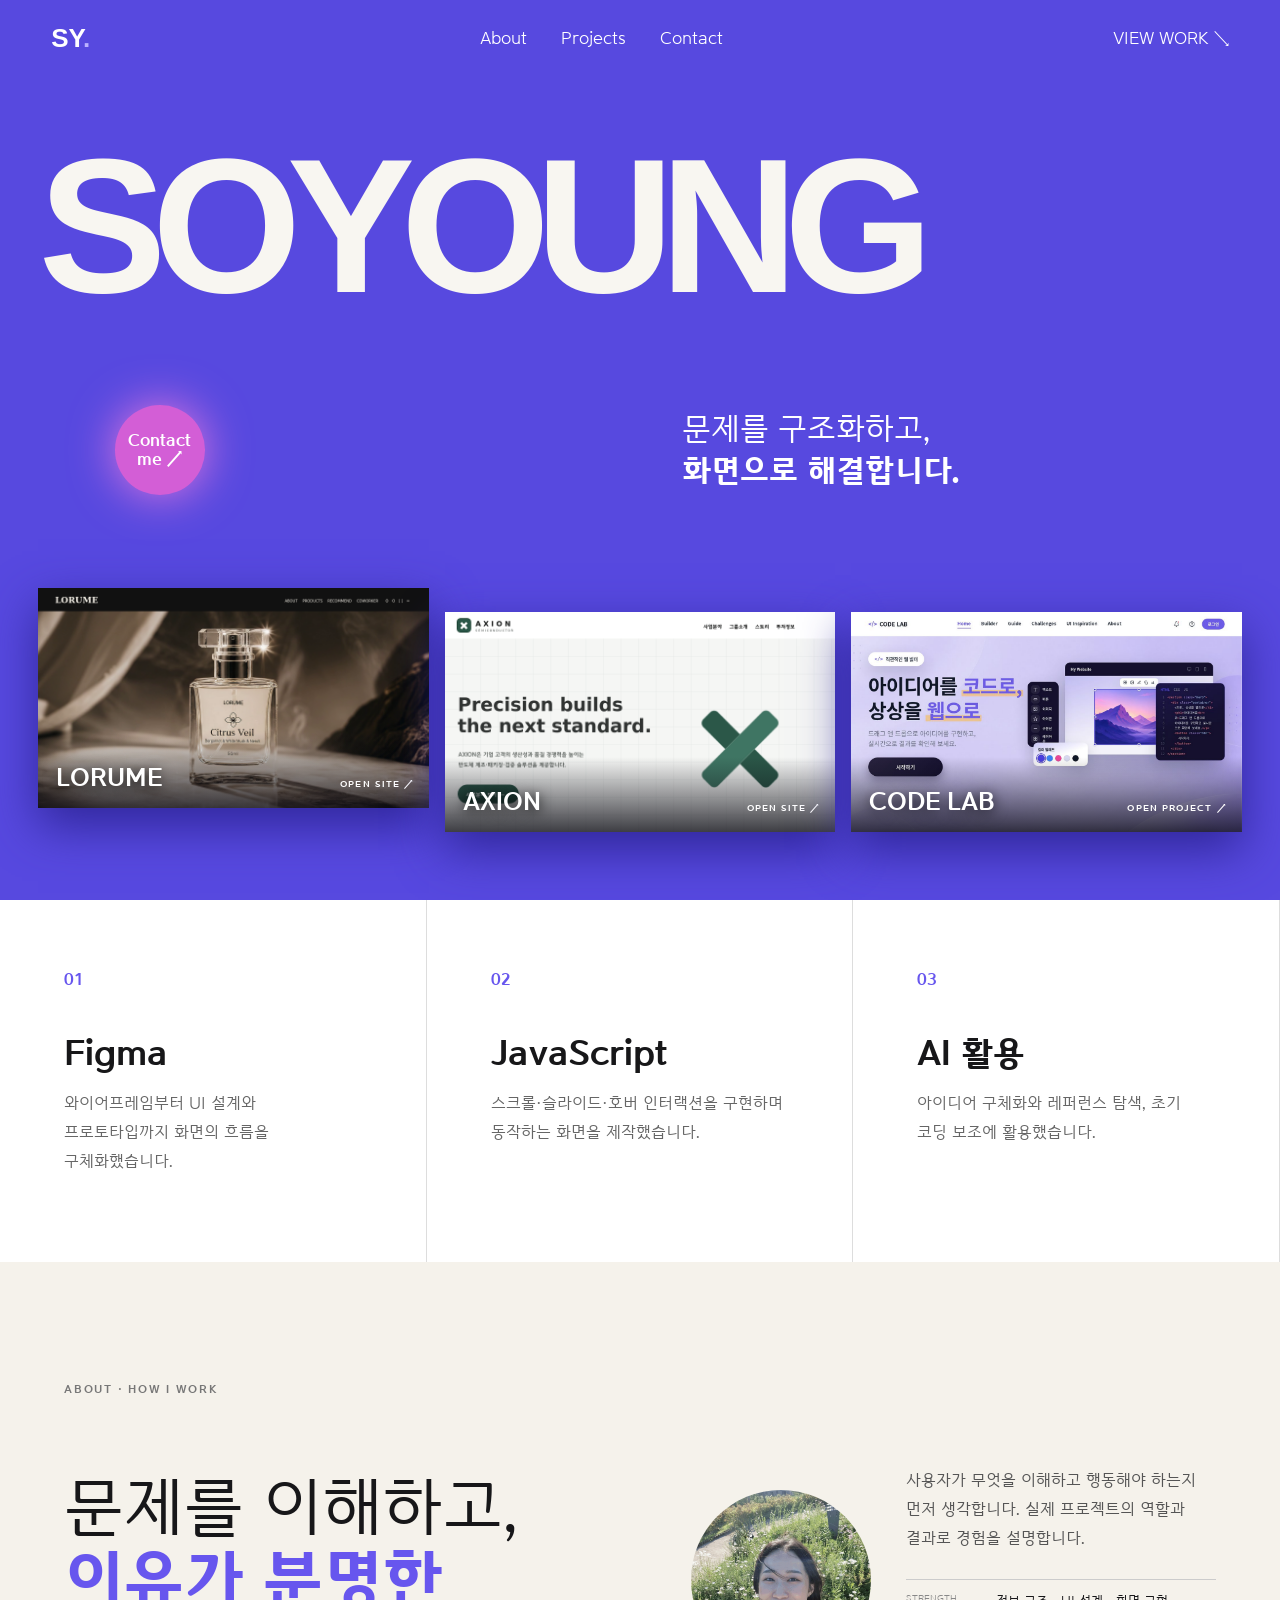
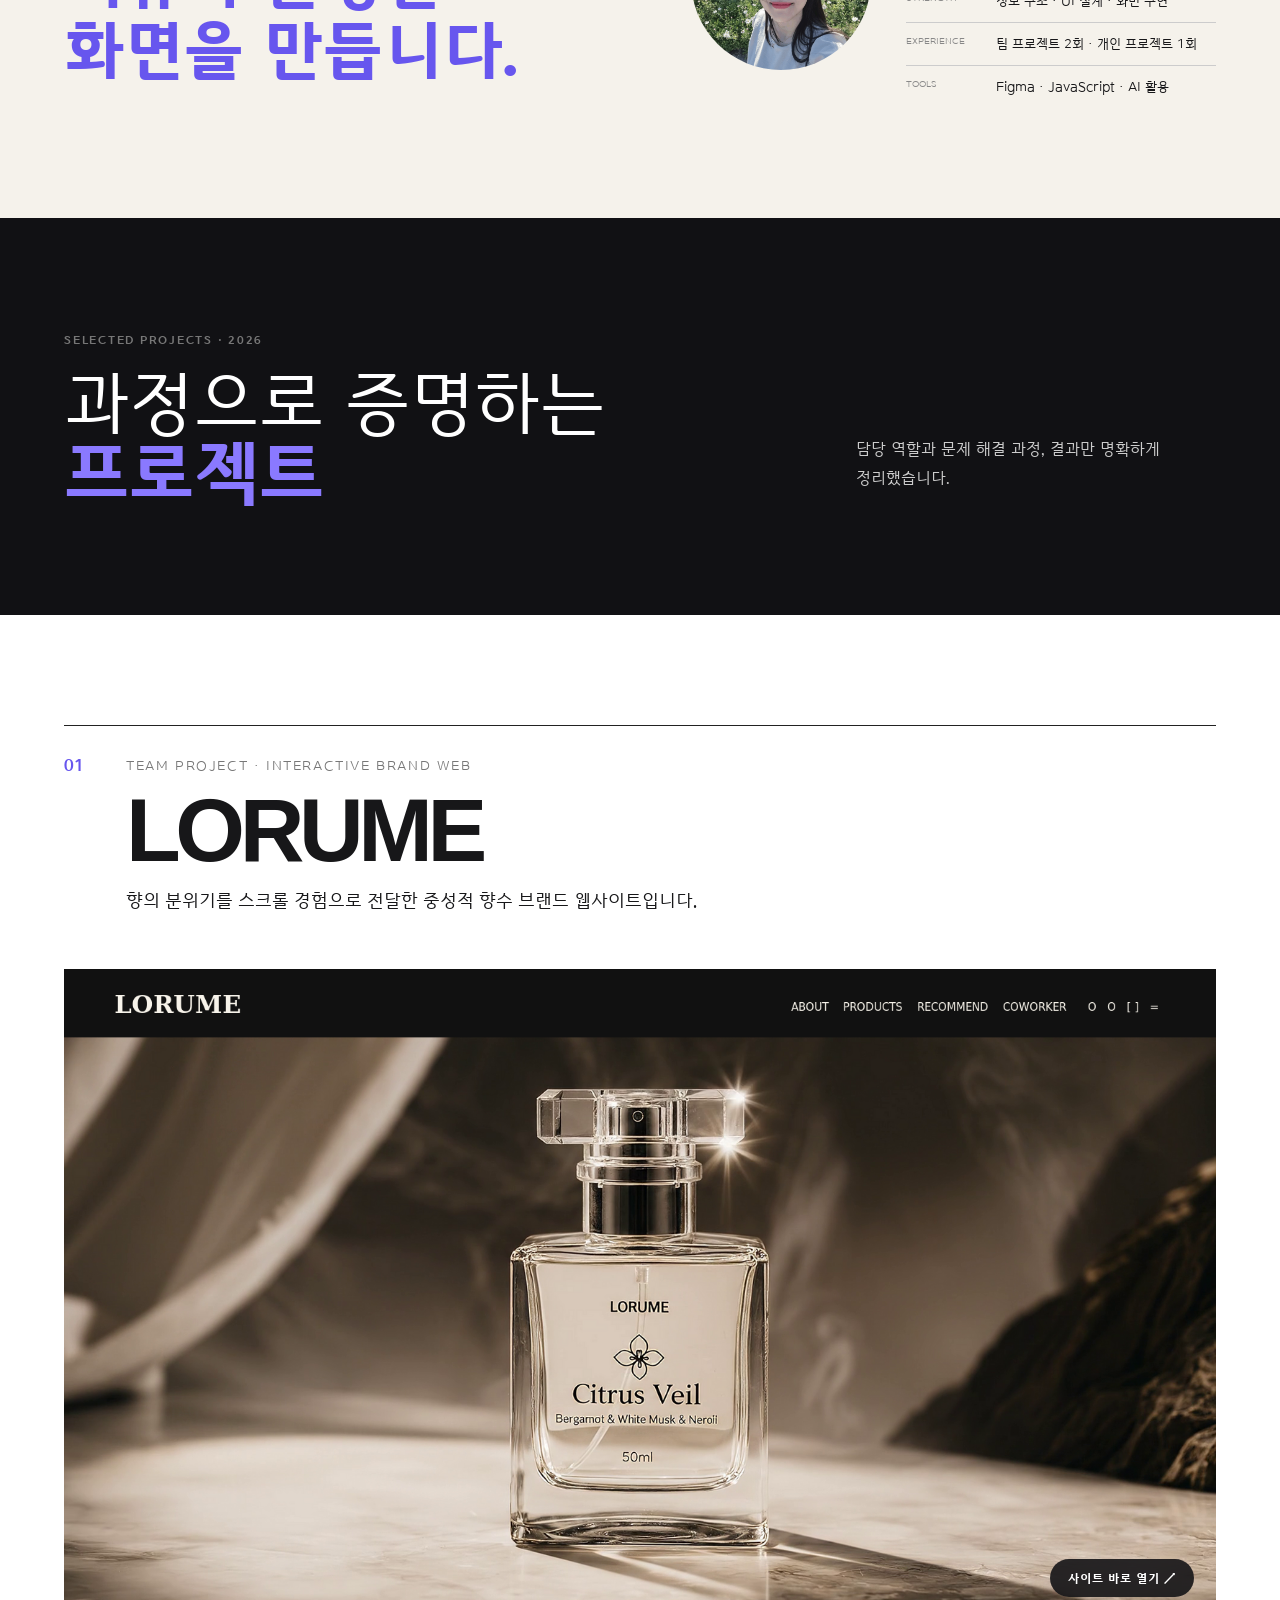
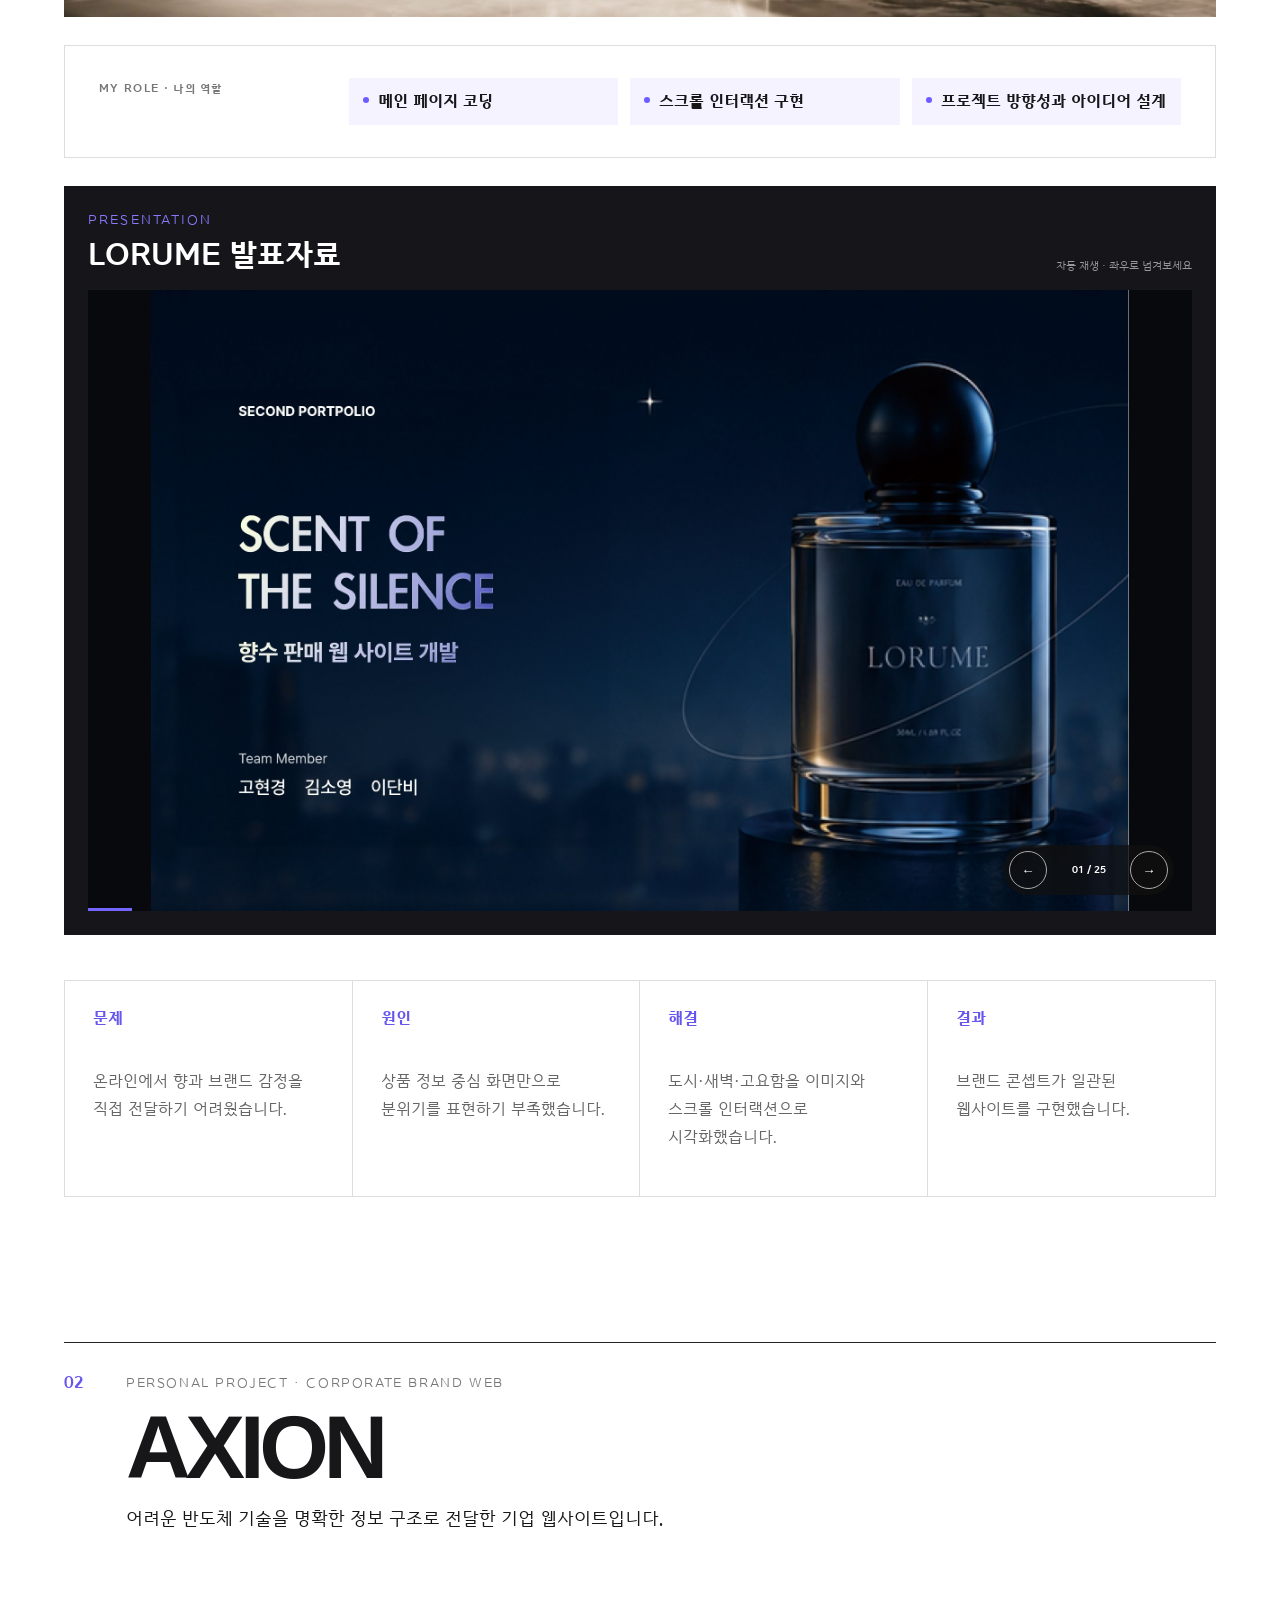
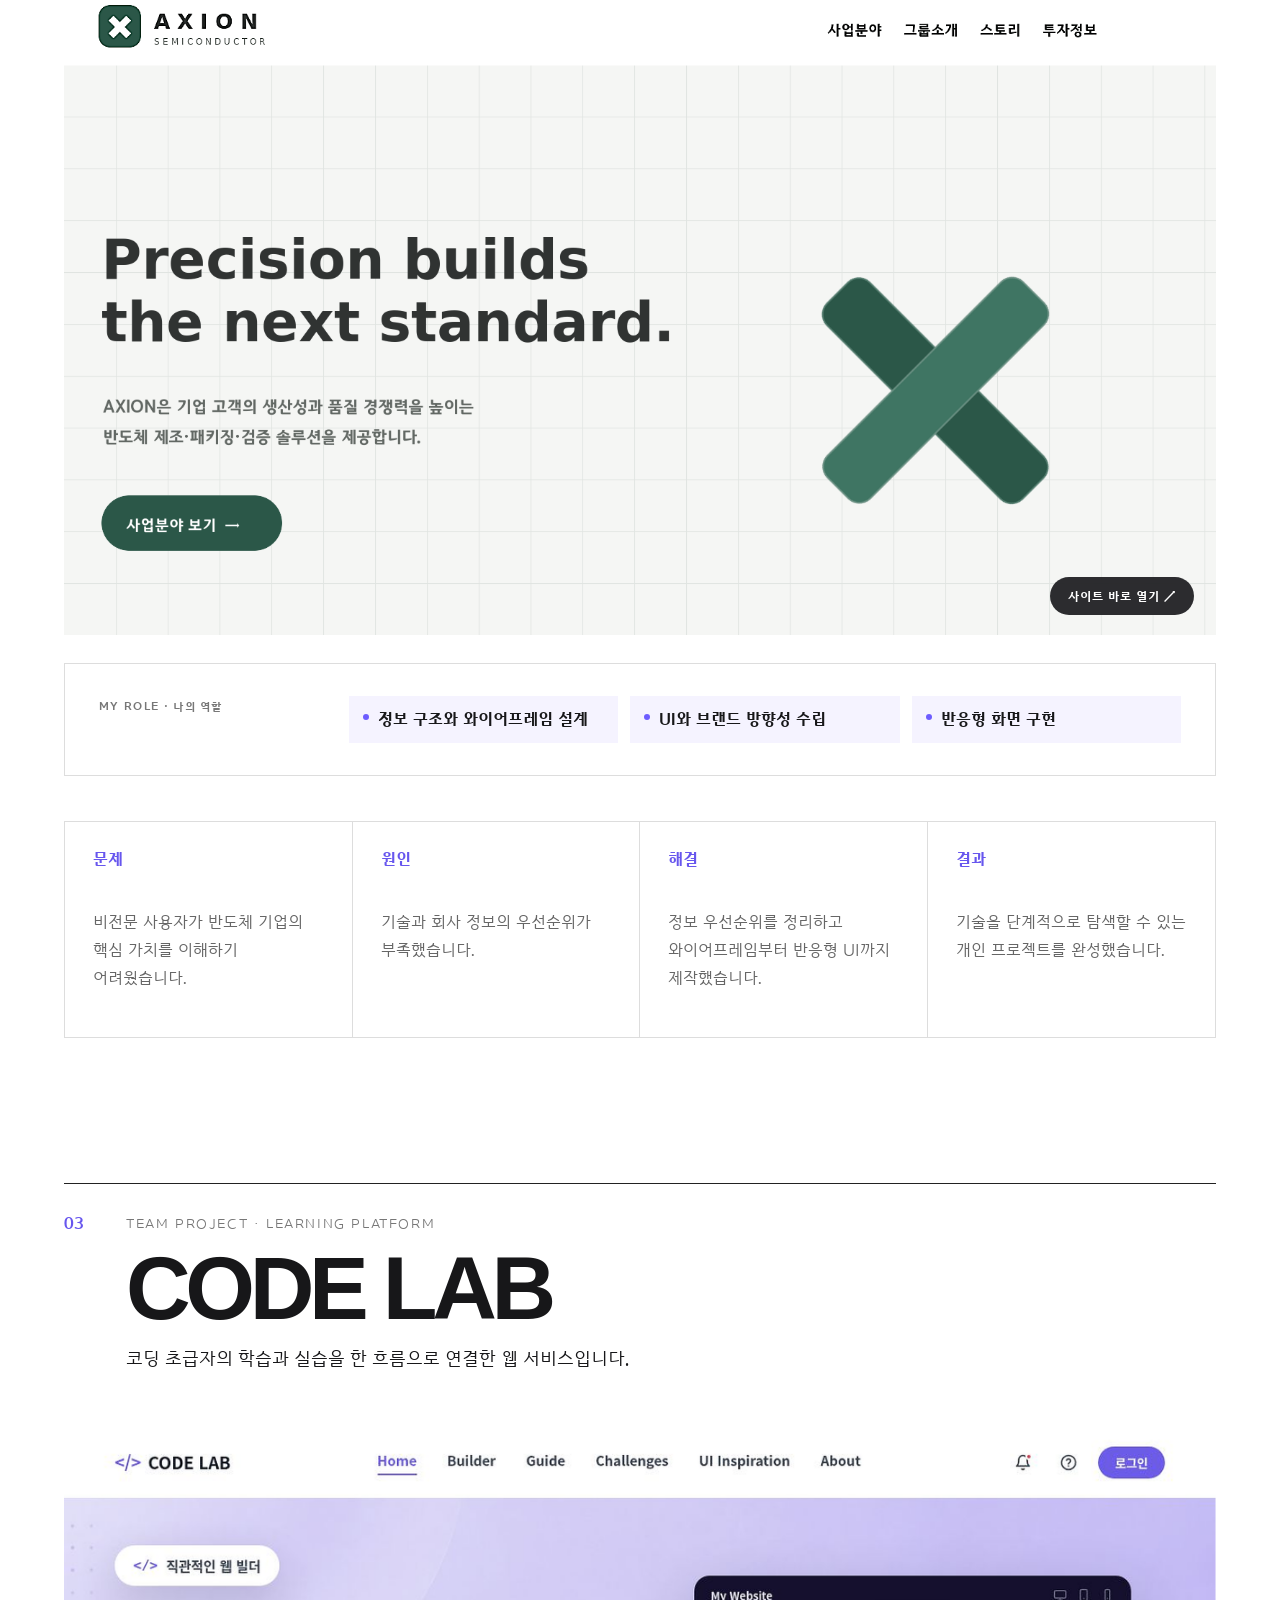
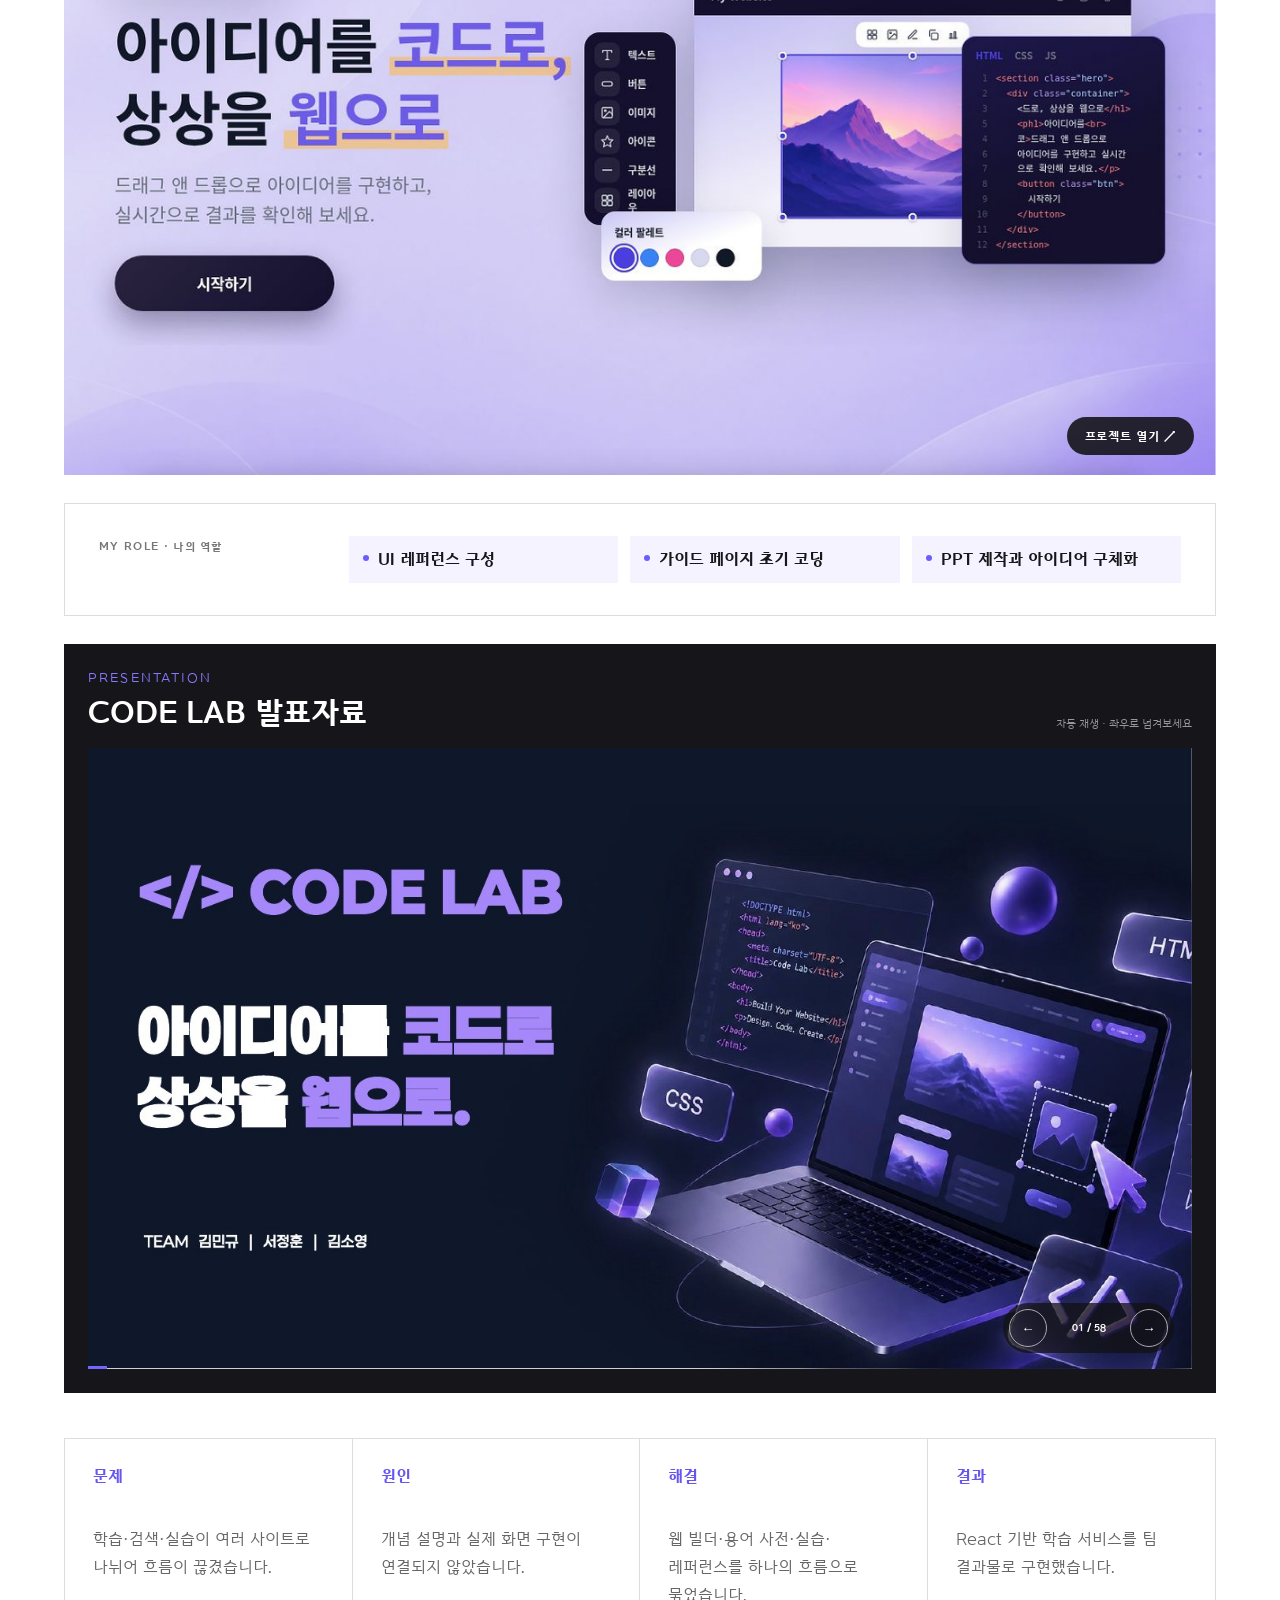
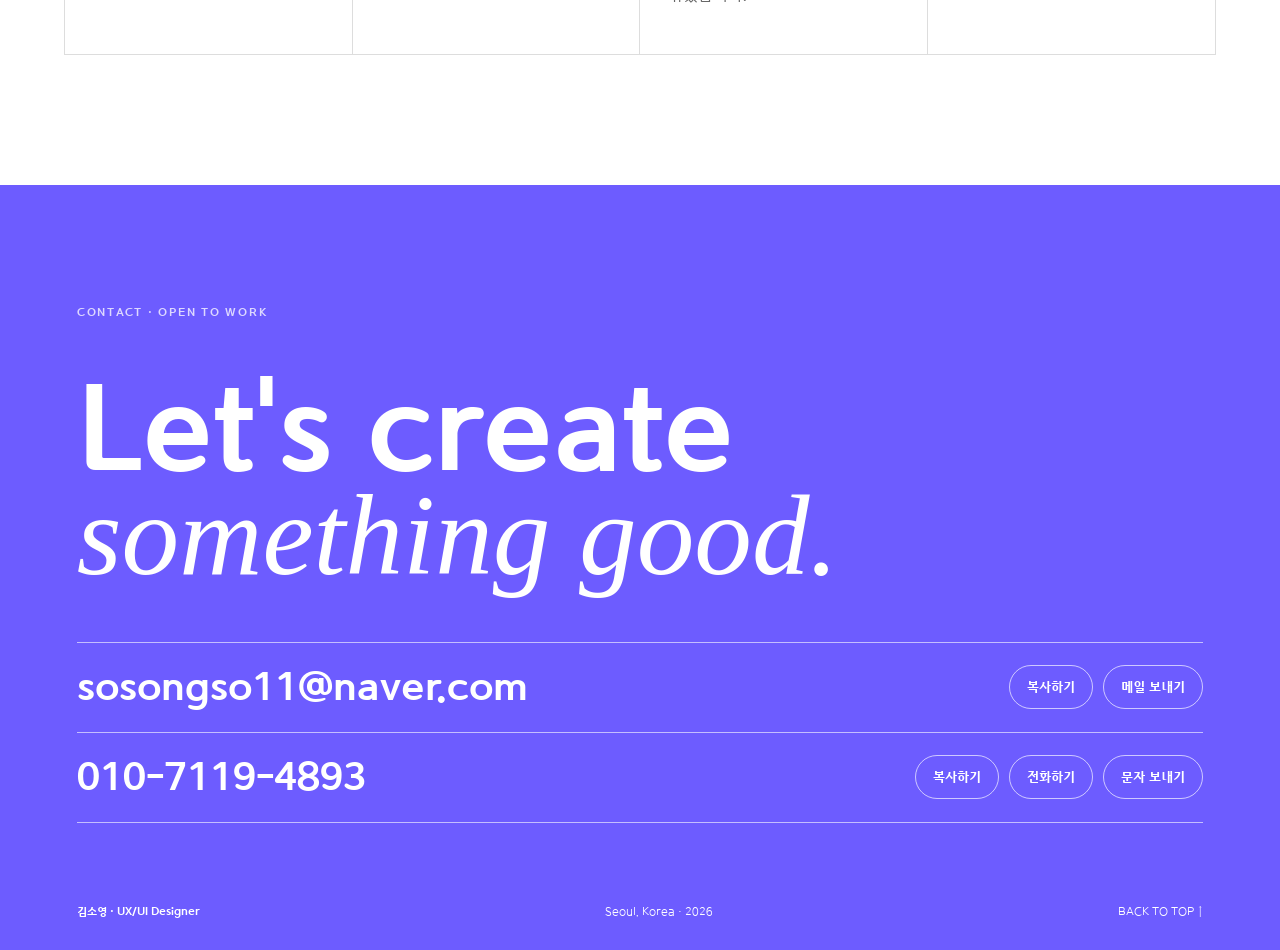
<file: index.html>
<!doctype html>
<html lang="ko">

<head>
  <meta charset="utf-8">
  <meta name="viewport" content="width=device-width,initial-scale=1">
  <title>김소영 UX/UI 포트폴리오</title>
  <link rel="icon" type="image/svg+xml" href="assets/favicon.svg">
  <link rel="stylesheet" href="style.css">
  <script src="script.js" defer></script>
</head>

<body>
  <header><a class="brand" href="#top">SY<span>.</span></a>
    <nav><a href="#about">About</a><a href="#work">Projects</a><a href="#contact">Contact</a></nav><a href="#work">VIEW
      WORK ↘</a>
  </header>
  <main>
    <section class="hero" id="top">
      <h1>SOYOUNG</h1>
      <p>문제를 구조화하고,<br><b>화면으로 해결합니다.</b></p>
      <a class="contact-ball" href="https://mail.google.com/mail/?view=cm&amp;fs=1&amp;to=sosongso11%40naver.com"
        target="_blank" rel="noreferrer">Contact<br>me ↗</a>
      <div class="hero-projects">
        <a class="hero-card active" href="https://sosong7026-arch.github.io/lorume/" target="_blank">
        <img
            src="assets/images/site-previews/lorume.png" alt="LORUME 실제 사이트 메인 화면"><b>LORUME</b><i>OPEN SITE ↗</i></a>
        <a class="hero-card axion-card" href="https://sosong7026-arch.github.io/axion/main/main.html" target="_blank">
          <img
            src="assets/images/site-previews/axion.png" alt="AXION 실제 사이트 메인 화면"><b>AXION</b><i>OPEN SITE ↗</i></a>
        <a class="hero-card codelab-card" href="https://sosongso11.dothome.co.kr/codelab/">
          <img
            src="assets/images/site-previews/codelab.png" alt="CODE LAB 실제 사이트 메인 화면"><b>CODE LAB</b><i>OPEN PROJECT
            ↗</i></a>
      </div>
    </section>

    <section class="skills">
      <article><span>01</span>
        <h2>Figma</h2>
        <p>와이어프레임부터 UI 설계와 프로토타입까지 화면의 흐름을 구체화했습니다.</p>
      </article>
      <article><span>02</span>
        <h2>JavaScript</h2>
        <p>스크롤·슬라이드·호버 인터랙션을 구현하며 동작하는 화면을 제작했습니다.</p>
      </article>
      <article><span>03</span>
        <h2>AI 활용</h2>
        <p>아이디어 구체화와 레퍼런스 탐색, 초기 코딩 보조에 활용했습니다.</p>
      </article>
    </section>

    <section class="about" id="about">
      <p class="label">ABOUT · HOW I WORK</p>
      <div class="about-grid">
        <h2>문제를 이해하고,<strong>이유가 분명한 화면을 만듭니다.</strong></h2>
        <div class="profile"><img src="assets/images/profile.png" alt="김소영 프로필">
          <div>
            <p>사용자가 무엇을 이해하고 행동해야 하는지 먼저 생각합니다. 실제 프로젝트의 역할과 결과로 경험을 설명합니다.</p>
            <dl>
              <div>
                <dt>Strength</dt>
                <dd>정보 구조 · UI 설계 · 화면 구현</dd>
              </div>
              <div>
                <dt>Experience</dt>
                <dd>팀 프로젝트 2회 · 개인 프로젝트 1회</dd>
              </div>
              <div>
                <dt>Tools</dt>
                <dd>Figma · JavaScript · AI 활용</dd>
              </div>
            </dl>
          </div>
        </div>
      </div>
    </section>

    <section class="work" id="work">
      <div class="work-title">
        <div>
          <p class="label">SELECTED PROJECTS · 2026</p>
          <h2>과정으로 증명하는<strong>프로젝트</strong></h2>
        </div>
        <p>담당 역할과 문제 해결 과정, 결과만 명확하게 정리했습니다.</p>
      </div>
      <div class="projects">
        <article class="project">
          <div class="project-head"><span>01</span>
            <div><small>TEAM PROJECT · INTERACTIVE BRAND WEB</small>
              <h3>LORUME</h3>
              <p>향의 분위기를 스크롤 경험으로 전달한 중성적 향수 브랜드 웹사이트입니다.</p>
            </div>
          </div>
          <a class="site-preview" href="https://sosong7026-arch.github.io/lorume/" target="_blank"><img class="project-cover"
              src="assets/images/site-previews/lorume.png" alt="LORUME 실제 사이트 메인 화면"><span>사이트 바로 열기 ↗</span></a>
          <div class="role">
            <p>MY ROLE · 나의 역할</p>
            <ul>
              <li>메인 페이지 코딩</li>
              <li>스크롤 인터랙션 구현</li>
              <li>프로젝트 방향성과 아이디어 설계</li>
            </ul>
          </div>
          <div class="deck" data-folder="lorume" data-count="25" data-title="LORUME">
            <div class="deck-head">
              <div><small>PRESENTATION</small>
                <h4>LORUME 발표자료</h4>
              </div><span>자동 재생 · 좌우로 넘겨보세요</span>
            </div>
            <div class="stage"><img alt="LORUME 발표자료">
              <div class="controls"><button class="prev">←</button><b class="counter"></b><button
                  class="next">→</button></div><i class="progress"></i>
            </div>
          </div>
          <div class="process">
            <div><b>문제</b>
              <p>온라인에서 향과 브랜드 감정을 직접 전달하기 어려웠습니다.</p>
            </div>
            <div><b>원인</b>
              <p>상품 정보 중심 화면만으로 분위기를 표현하기 부족했습니다.</p>
            </div>
            <div><b>해결</b>
              <p>도시·새벽·고요함을 이미지와 스크롤 인터랙션으로 시각화했습니다.</p>
            </div>
            <div><b>결과</b>
              <p>브랜드 콘셉트가 일관된 웹사이트를 구현했습니다.</p>
            </div>
          </div>
        </article>

        <article class="project">
          <div class="project-head"><span>02</span>
            <div><small>PERSONAL PROJECT · CORPORATE BRAND WEB</small>
              <h3>AXION</h3>
              <p>어려운 반도체 기술을 명확한 정보 구조로 전달한 기업 웹사이트입니다.</p>
            </div>
          </div>
          
          <a class="site-preview" href="https://sosong7026-arch.github.io/axion/" target="_blank">
            <img class="project-cover"
              src="assets/images/site-previews/axion.png" alt="AXION 실제 사이트 메인 화면"><span>사이트 바로 열기 ↗</span></a>
          <div class="role">
            <p>MY ROLE · 나의 역할</p>
            <ul>
              <li>정보 구조와 와이어프레임 설계</li>
              <li>UI와 브랜드 방향성 수립</li>
              <li>반응형 화면 구현</li>
            </ul>
          </div>
          <div class="process">
            <div><b>문제</b>
              <p>비전문 사용자가 반도체 기업의 핵심 가치를 이해하기 어려웠습니다.</p>
            </div>
            <div><b>원인</b>
              <p>기술과 회사 정보의 우선순위가 부족했습니다.</p>
            </div>
            <div><b>해결</b>
              <p>정보 우선순위를 정리하고 와이어프레임부터 반응형 UI까지 제작했습니다.</p>
            </div>
            <div><b>결과</b>
              <p>기술을 단계적으로 탐색할 수 있는 개인 프로젝트를 완성했습니다.</p>
            </div>
          </div>
        </article>

        <article class="project">
          <div class="project-head"><span>03</span>
            <div><small>TEAM PROJECT · LEARNING PLATFORM</small>
              <h3>CODE LAB</h3>
              <p>코딩 초급자의 학습과 실습을 한 흐름으로 연결한 웹 서비스입니다.</p>
            </div>
          </div>
          <a class="site-preview" href="https://sosongso11.dothome.co.kr/codelab/"><img class="project-cover codelab-project-cover"
              src="assets/images/site-previews/codelab.png" alt="CODE LAB 실제 사이트 메인 화면"><span>프로젝트 열기 ↗</span></a>
          <div class="role">
            <p>MY ROLE · 나의 역할</p>
            <ul>
              <li>UI 레퍼런스 구성</li>
              <li>가이드 페이지 초기 코딩</li>
              <li>PPT 제작과 아이디어 구체화</li>
            </ul>
          </div>
          <div class="deck" data-folder="codelab" data-count="58" data-title="CODE LAB">
            <div class="deck-head">
              <div><small>PRESENTATION</small>
                <h4>CODE LAB 발표자료</h4>
              </div><span>자동 재생 · 좌우로 넘겨보세요</span>
            </div>
            <div class="stage"><img alt="CODE LAB 발표자료">
              <div class="controls"><button class="prev">←</button><b class="counter"></b><button
                  class="next">→</button></div><i class="progress"></i>
            </div>
          </div>
          <div class="process">
            <div><b>문제</b>
              <p>학습·검색·실습이 여러 사이트로 나뉘어 흐름이 끊겼습니다.</p>
            </div>
            <div><b>원인</b>
              <p>개념 설명과 실제 화면 구현이 연결되지 않았습니다.</p>
            </div>
            <div><b>해결</b>
              <p>웹 빌더·용어 사전·실습·레퍼런스를 하나의 흐름으로 묶었습니다.</p>
            </div>
            <div><b>결과</b>
              <p>React 기반 학습 서비스를 팀 결과물로 구현했습니다.</p>
            </div>
          </div>
        </article>
      </div>
    </section>

    <section class="footer" id="contact">
      <p class="label">CONTACT · OPEN TO WORK</p>
      <h2>Let's create<br><i>something good.</i></h2>
      <div class="footer-contact-list">
        <div class="footer-contact-row"><span class="contact-value">sosongso11@naver.com</span>
          <div class="contact-buttons"><button type="button" class="copy-contact"
              data-copy="sosongso11@naver.com">복사하기</button><a href="mailto:sosongso11@naver.com"
              aria-label="김소영에게 메일 보내기">메일 보내기</a></div>
        </div>
        <div class="footer-contact-row"><a class="contact-value" href="tel:01071194893"
            aria-label="김소영에게 전화하기">010-7119-4893</a>
          <div class="contact-buttons"><button type="button" class="copy-contact"
              data-copy="010-7119-4893">복사하기</button><a href="tel:01071194893">전화하기</a><a href="sms:01071194893">문자
              보내기</a></div>
        </div>
      </div>
      <footer><b>김소영 · UX/UI Designer</b><span>Seoul, Korea · 2026</span><a href="#top">BACK TO TOP ↑</a></footer>
    </section>
  </main>
</body>

</html>
</file>
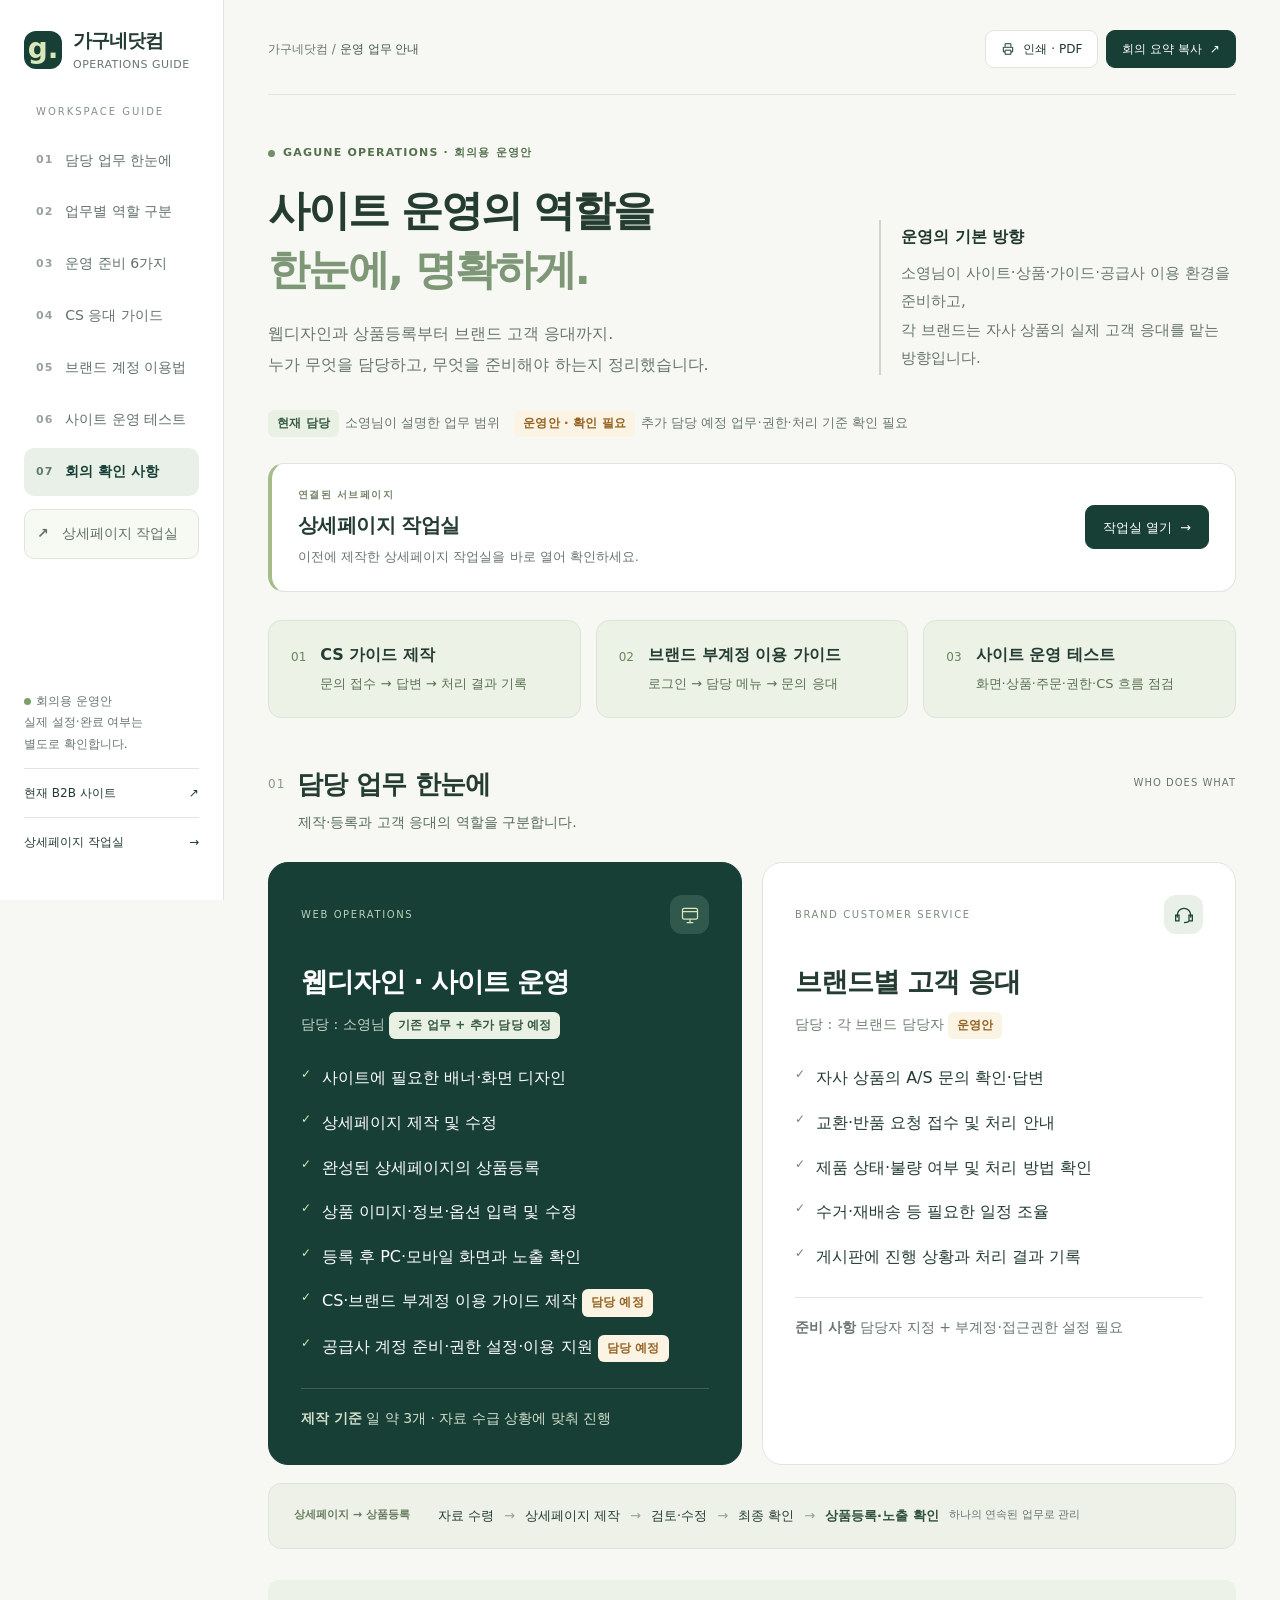
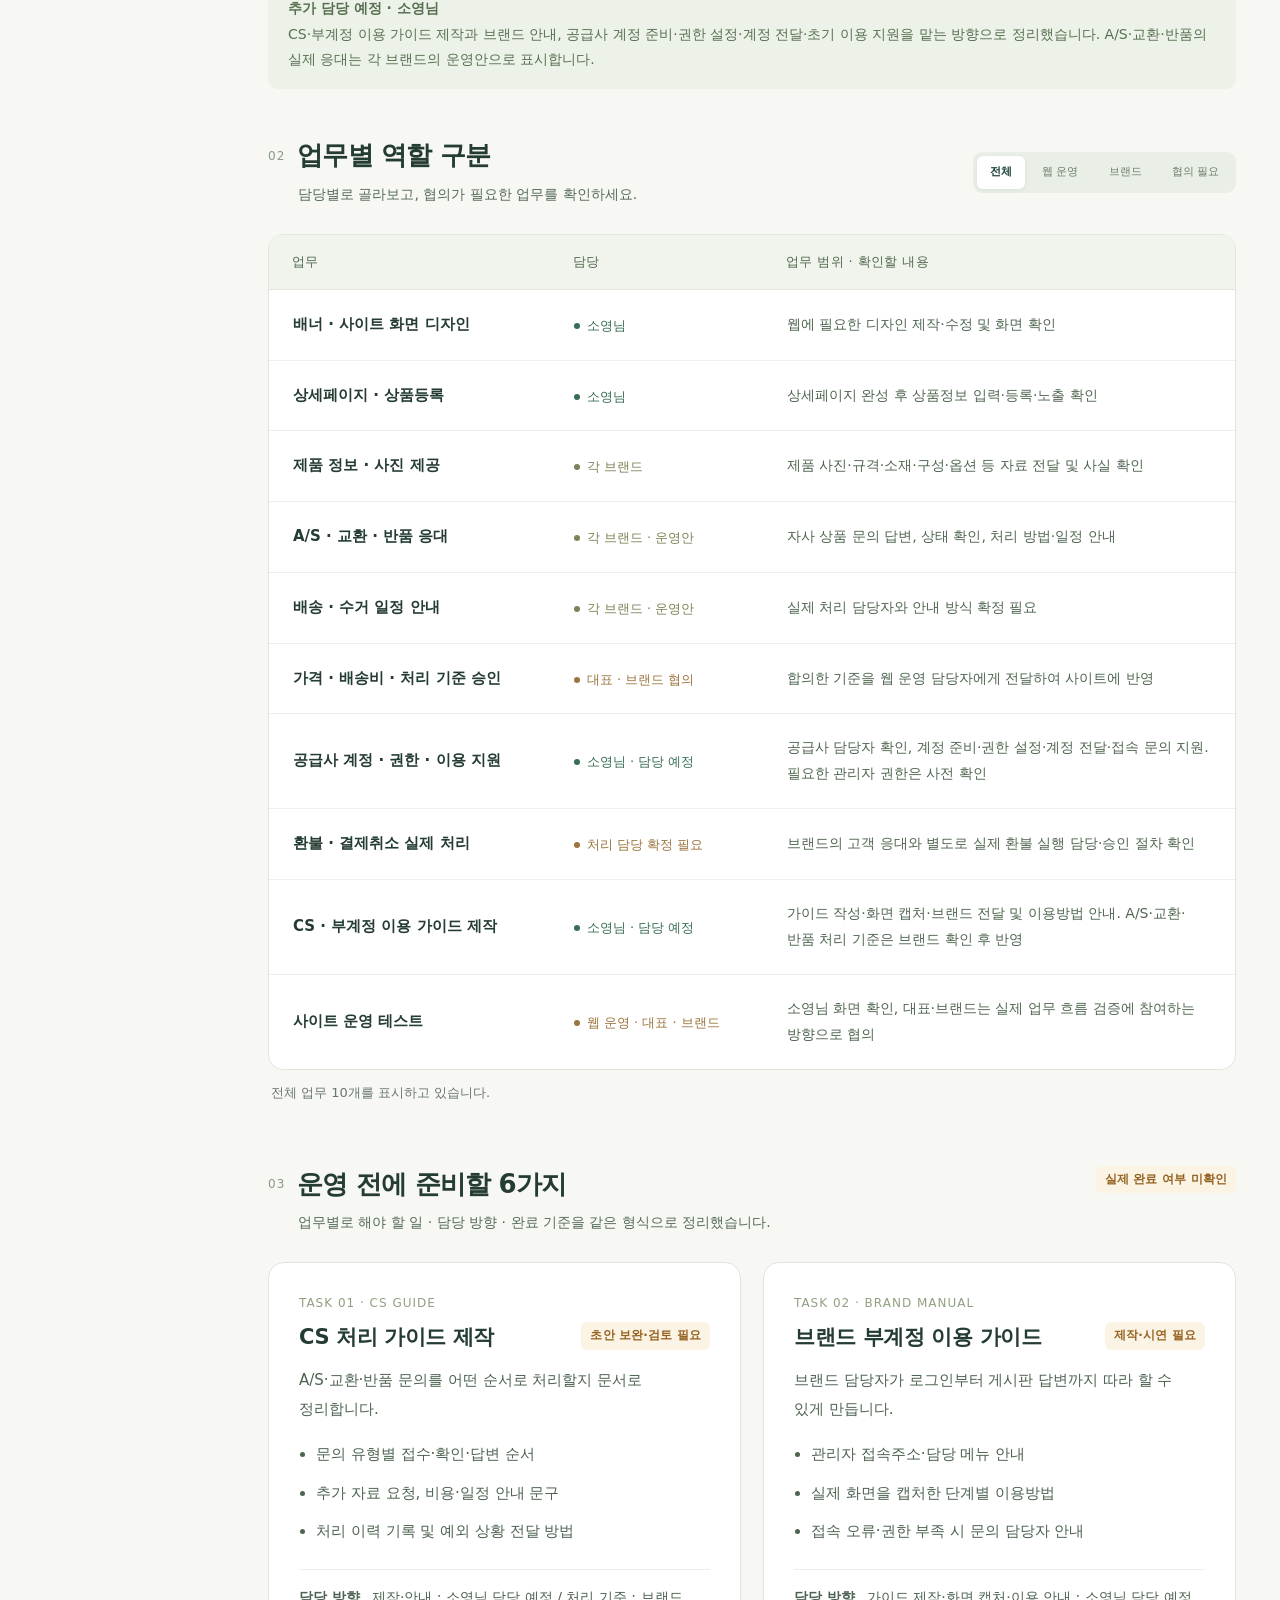
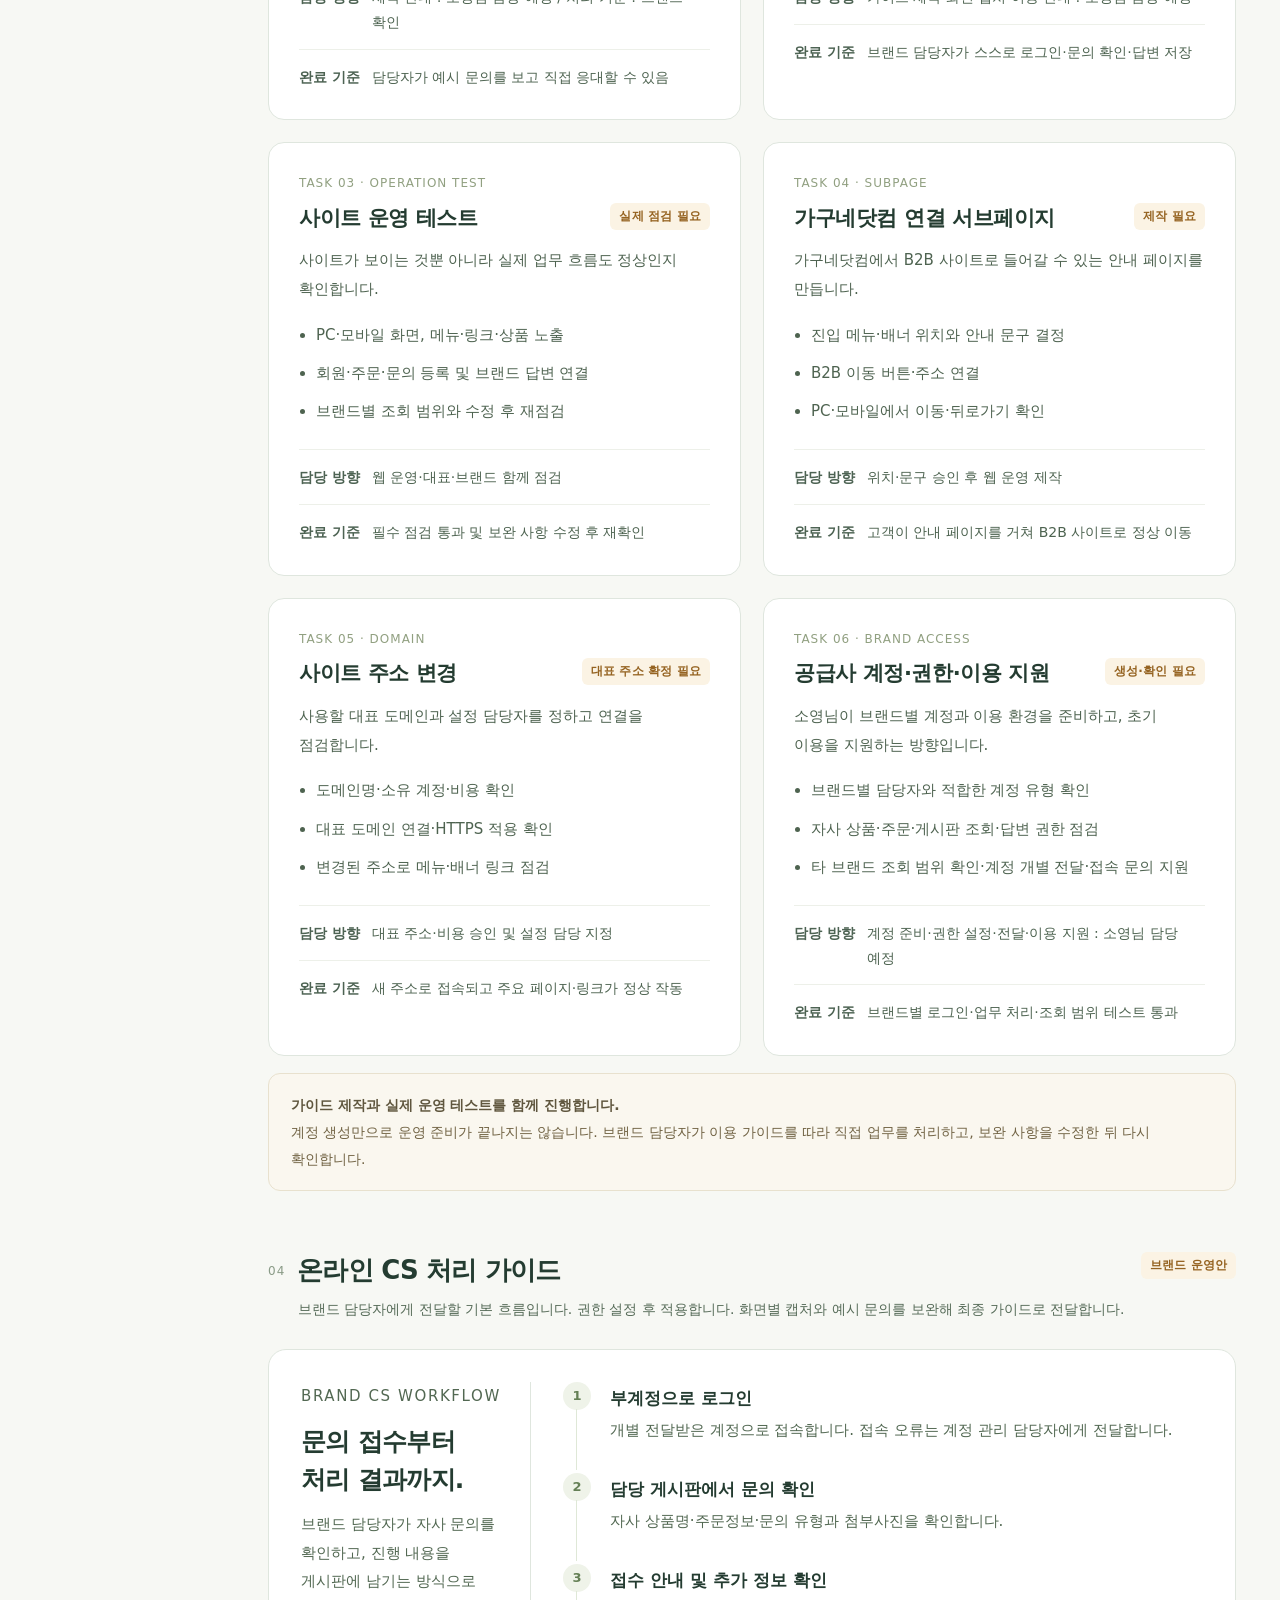
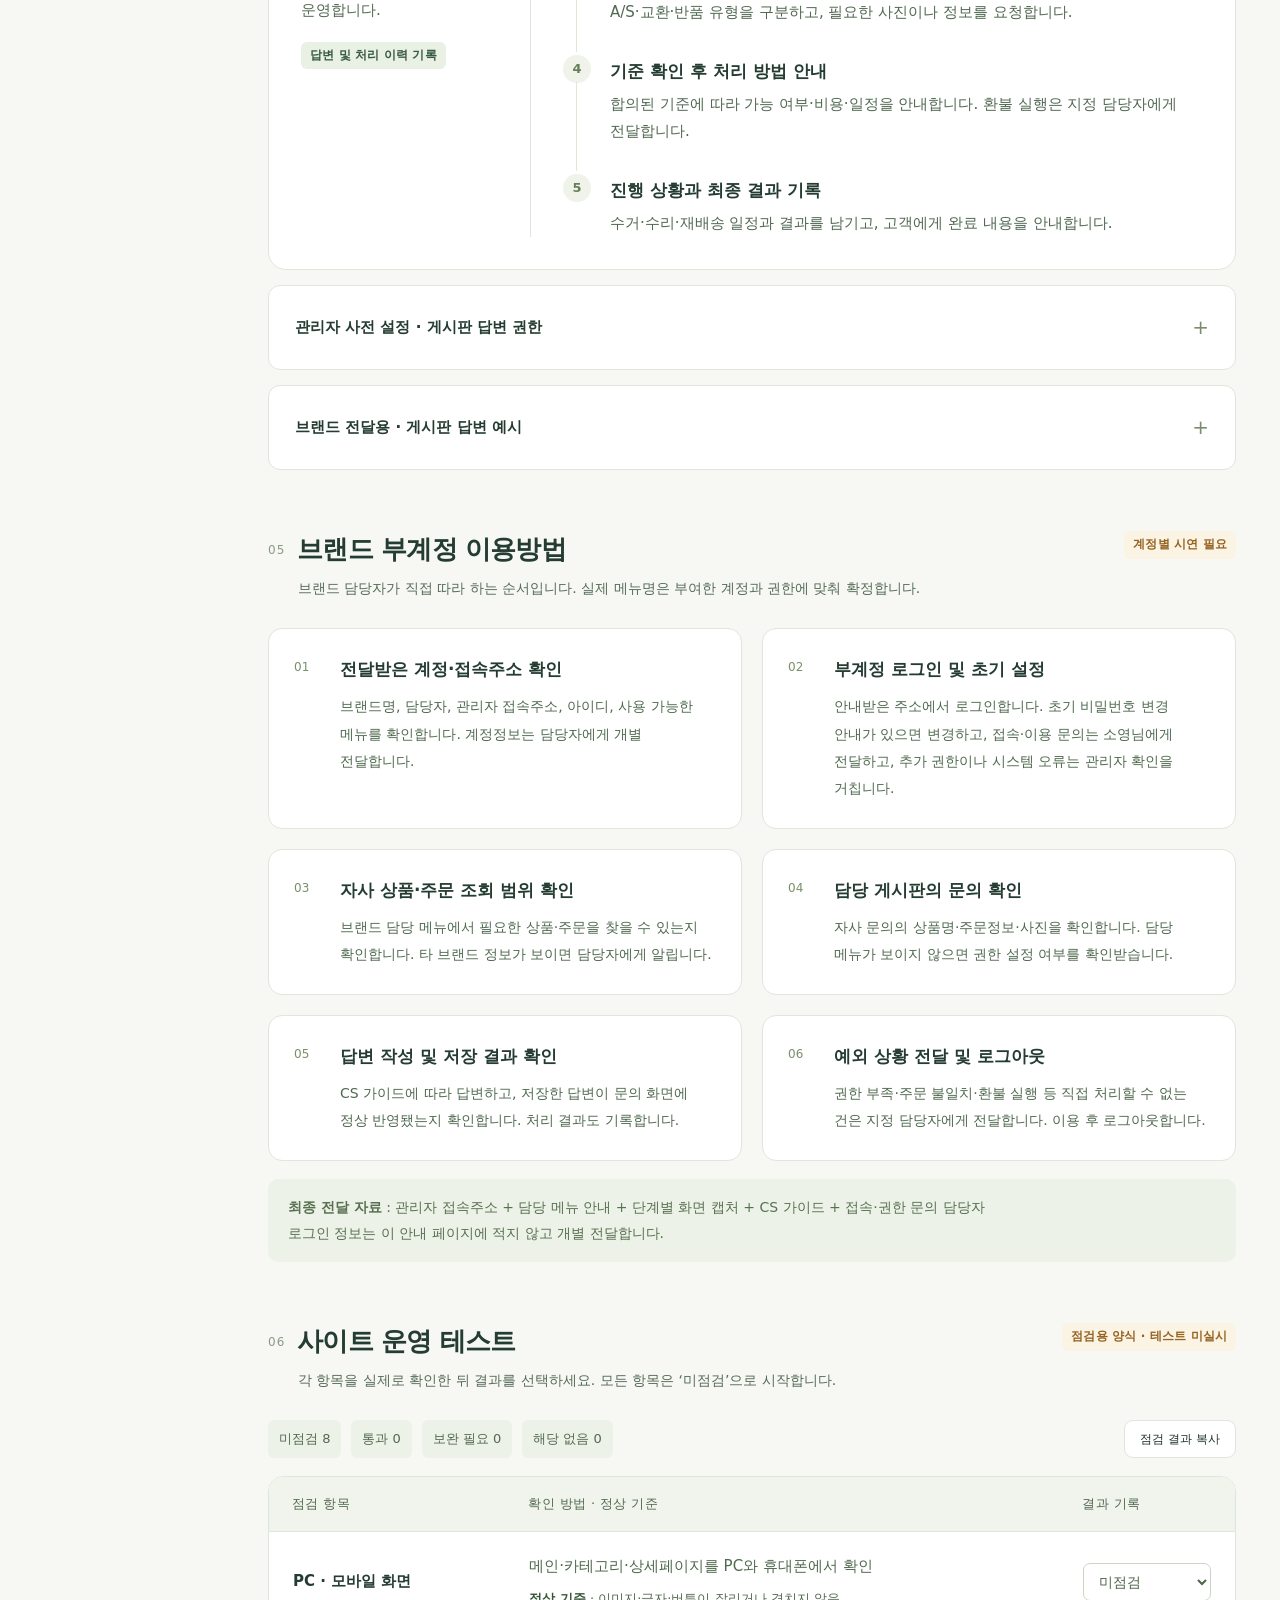
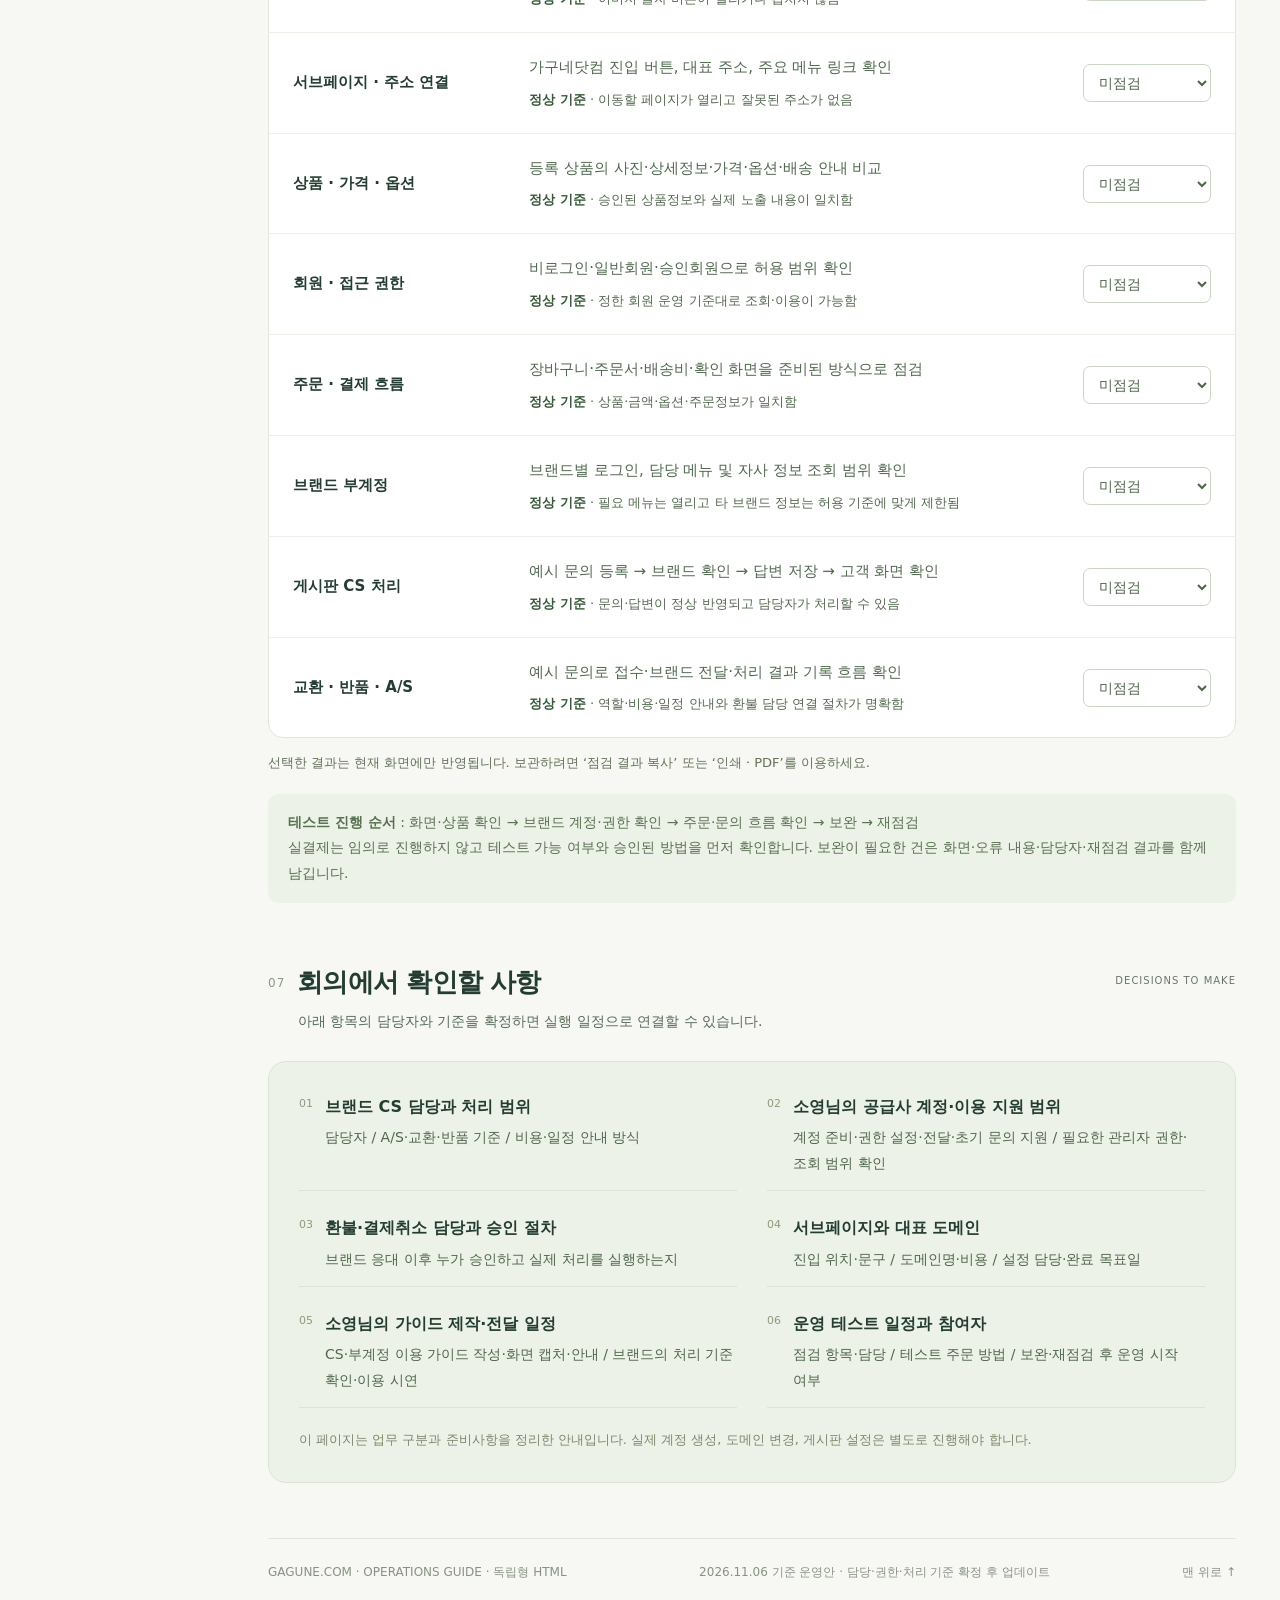
<file: gagune-operations-guide/index.html>
<!doctype html>
<html lang="ko">
<head>
<meta charset="UTF-8">
<meta name="viewport" content="width=device-width, initial-scale=1, viewport-fit=cover">
<meta name="description" content="가구네닷컴 사이트 운영과 브랜드 고객 응대의 역할, 추가 준비 업무, 온라인 CS 처리 순서를 한눈에 확인하는 회의용 안내입니다.">
<meta name="robots" content="noindex,nofollow">
<meta name="theme-color" content="#173f36">
<title>가구네닷컴 · 운영 업무 안내</title>
<link rel="icon" href="data:image/svg+xml,%3Csvg xmlns='http://www.w3.org/2000/svg' viewBox='0 0 64 64'%3E%3Crect width='64' height='64' rx='18' fill='%23173f36'/%3E%3Ctext x='12' y='45' font-family='Arial' font-size='43' font-weight='bold' fill='%23d8e8ba'%3Eg.%3C/text%3E%3C/svg%3E" type="image/svg+xml">
<style>
:root{--paper:#f7f8f4;--white:#fff;--ink:#20362f;--muted:#68766e;--line:#dfe6de;--green:#173f36;--soft:#e9f0e8;--lime:#d8e8ba;--amber:#956321;--amber-bg:#fbf3e4;--radius:20px}
*{box-sizing:border-box}html{scroll-behavior:smooth;scroll-padding-top:36px}body{margin:0;background:var(--paper);color:var(--ink);font-family:Inter,"Pretendard","Noto Sans KR","Malgun Gothic",system-ui,sans-serif;font-size:15px;line-height:1.7;word-break:keep-all}button,a,summary{-webkit-tap-highlight-color:transparent}a{color:inherit;text-underline-offset:4px}button,input,textarea{font:inherit}button{cursor:pointer}button:focus-visible,a:focus-visible,summary:focus-visible{outline:3px solid #62956c;outline-offset:5px}button{border:0}svg{display:block}[hidden]{display:none!important}.skip{position:fixed;top:-80px;left:20px;z-index:10;padding:12px;background:var(--green);color:white}.skip:focus{top:12px}
.sidebar{position:fixed;inset:0 auto 0 0;width:224px;background:#fff;border-right:1px solid var(--line);padding:34px 24px;display:flex;flex-direction:column;z-index:5}.brand{text-decoration:none;display:flex;gap:11px;align-items:center;line-height:1.3}.brand-mark{width:38px;height:38px;border-radius:12px;background:var(--green);display:grid;place-items:center;color:var(--lime);font-size:28px;font-weight:800;padding-bottom:4px}.brand strong{font-size:19px;letter-spacing:-1px}.brand small{display:block;font-size:11px;margin-top:5px;letter-spacing:.5px;color:var(--muted)}.nav-caption{font-size:10px;letter-spacing:2px;color:#849188;margin:48px 12px 15px}.sidebar nav{display:grid;gap:7px}.nav-link{display:flex;align-items:center;gap:12px;padding:11px 12px;border-radius:10px;text-decoration:none;font-size:14px;color:#627168}.nav-link b{font-size:11px;opacity:.65;letter-spacing:1px}.nav-link:hover,.nav-link.active{color:var(--green);background:var(--soft);font-weight:700}.sidebar-bottom{margin-top:auto;padding-top:28px}.sidebar-bottom p{font-size:12px;color:var(--muted);line-height:1.8}.site-link{font-size:12px;text-decoration:none;display:flex;justify-content:space-between;padding:13px 0;border-top:1px solid var(--line)}.side-dot{display:inline-block;width:7px;height:7px;background:#7d9f6a;border-radius:50%;margin-right:5px}
.main{margin-left:224px;padding:30px 44px 30px}.container{max-width:1220px;margin:0 auto}.topbar{display:flex;justify-content:space-between;gap:16px;align-items:center;padding-bottom:26px;border-bottom:1px solid var(--line);font-size:12px;color:var(--muted)}.topbar strong{font-weight:500;color:#40574b}.top-actions{display:flex;gap:8px;align-items:center}.btn{padding:9px 15px;border-radius:9px;border:1px solid var(--line);background:white;color:var(--ink);font-size:12px;display:inline-flex;align-items:center;justify-content:center;gap:8px;line-height:1.5;text-decoration:none}.btn:hover{background:var(--soft)}.btn-primary{background:var(--green);color:white;border-color:var(--green)}.btn-primary:hover{background:#24584b}.btn svg{width:14px;height:14px}.hero{padding:48px 0 30px;display:grid;grid-template-columns:1.6fr 1fr;gap:40px;align-items:end}.eyebrow{display:flex;align-items:center;gap:8px;color:#55724f;font-size:11px;font-weight:700;letter-spacing:1.2px;margin:0 0 18px}.eyebrow:before{content:"";width:7px;height:7px;background:#6e9063;border-radius:50%}h1{font-size:clamp(31px,3.3vw,47px);line-height:1.4;letter-spacing:-2px;margin:0;font-weight:760}h1 span{color:#7e9777}.hero-desc{margin:18px 0 0;color:var(--muted);font-size:14px;max-width:500px;line-height:1.95}.hero-note{border-left:2px solid #cdd9c6;padding:2px 0 2px 20px;margin-bottom:5px;font-size:13px;color:var(--muted)}.hero-note strong{display:block;color:var(--ink);font-size:14px;margin-bottom:7px}.hero-note span{display:block;line-height:1.9}.legend{display:flex;gap:18px;flex-wrap:wrap;align-items:center;font-size:11px;color:var(--muted);margin:0 0 26px}.pill{font-size:10px;padding:4px 9px;border-radius:6px;display:inline-block;line-height:1.6;font-weight:650;letter-spacing:.15px}.pill-green{color:#375a41;background:#e9f0e4}.pill-amber{color:var(--amber);background:var(--amber-bg)}.legend .pill{margin-right:6px}.section{padding:34px 0 13px;scroll-margin-top:20px}.section-header{display:flex;align-items:start;justify-content:space-between;gap:16px;margin:0 0 22px}.section-title{display:flex;gap:12px;align-items:center}.section-num{color:#8a9b87;font-size:12px;letter-spacing:1px}.section h2{font-size:23px;letter-spacing:-.8px;line-height:1.45;margin:0}.section-header p{color:var(--muted);font-size:12px;margin:7px 0 0 30px}.small-label{font-size:10px;color:var(--muted);letter-spacing:1px;margin-top:8px}.roles{display:grid;grid-template-columns:1fr 1fr;gap:20px}.role-card{border:1px solid var(--line);border-radius:var(--radius);padding:30px 32px;background:white;position:relative}.role-card.web{background:var(--green);color:white;border-color:var(--green)}.role-top{display:flex;justify-content:space-between;align-items:center;margin-bottom:23px}.role-kicker{font-size:10px;letter-spacing:1.6px;color:#7b8d7c}.web .role-kicker{color:#bdcfb5}.icon-box{height:39px;width:39px;display:grid;place-items:center;border-radius:12px;background:var(--soft);color:var(--green)}.icon-box svg{height:20px;width:20px}.web .icon-box{background:#31584c;color:var(--lime)}.role-card h3{font-size:27px;letter-spacing:-1px;margin:0 0 5px}.role-sub{font-size:13px;margin:0 0 24px;color:#718072}.web .role-sub{color:#c6d4c6}.role-list{list-style:none;padding:0;margin:0;display:grid;gap:12px}.role-list li{position:relative;padding-left:21px;font-size:14px}.role-list li:before{content:"✓";position:absolute;left:0;color:#6d8764;font-size:12px}.web .role-list li:before{color:var(--lime)}.role-footer{border-top:1px solid var(--line);padding-top:17px;margin:26px 0 0;font-size:12px;color:var(--muted)}.web .role-footer{border-color:#3d6053;color:#d1dfcc}.role-footer strong{font-weight:600}.flow-band{background:#edf1e8;border:1px solid var(--line);margin-top:18px;padding:20px 25px;border-radius:13px;display:flex;gap:28px;align-items:center}.flow-band>span{font-size:11px;font-weight:700;color:#687b5e;white-space:nowrap}.production-flow{display:flex;align-items:center;flex-wrap:wrap;gap:10px;font-size:13px}.production-flow i{font-style:normal;color:#92a489}.production-flow strong{font-weight:700;color:#2f503a}.production-flow small{font-size:11px;color:var(--muted)}
.filter-group{display:flex;gap:4px;background:#e9eee7;padding:4px;border-radius:9px;align-self:center}.filter{background:transparent;border-radius:6px;padding:6px 13px;color:#6c7d69;font-size:11px}.filter[aria-pressed="true"]{background:white;color:var(--green);box-shadow:0 1px 4px #243b2910;font-weight:700}.matrix-wrap{border:1px solid var(--line);border-radius:15px;overflow:hidden;background:white}.matrix{border-collapse:collapse;width:100%;text-align:left;font-size:13px}.matrix th{font-size:11px;color:#788576;font-weight:500;letter-spacing:.4px;background:#f1f4ed;padding:15px 23px;border-bottom:1px solid var(--line)}.matrix td{padding:18px 23px;border-bottom:1px solid #edf0e9;vertical-align:middle}.matrix tbody tr:last-child td{border:0}.matrix td:first-child{font-weight:650;min-width:160px}.matrix td:nth-child(2){white-space:nowrap}.matrix td:nth-child(3){color:#73816f;font-size:12px;max-width:430px}.owner{display:inline-flex;align-items:center;gap:7px;font-size:11px;white-space:nowrap}.owner:before{content:"";width:6px;height:6px;border-radius:50%;background:currentColor}.owner.web{color:#386e53}.owner.brand{color:#7f8156}.owner.discuss{color:#9c753e}.matrix-caption{margin:11px 3px 0;font-size:11px;color:var(--muted)}
.setup-grid{display:grid;grid-template-columns:1fr 1fr;gap:16px}.setup-card{border:1px solid var(--line);border-radius:16px;background:white;padding:25px 28px}.setup-title{display:flex;justify-content:space-between;gap:14px;align-items:center;margin-bottom:12px}.setup-title h3{font-size:17px;margin:0;letter-spacing:-.4px}.setup-index{color:#91a081;font-size:11px;display:block;margin-bottom:8px;letter-spacing:1px}.setup-card>p{color:var(--muted);font-size:12px;margin:0 0 16px;line-height:1.9}.setup-card ul{padding-left:17px;color:#4d6152;font-size:12px;margin:15px 0 20px;display:grid;gap:6px}.setup-meta{border-top:1px solid #edf0e9;padding-top:13px;display:flex;gap:12px;align-items:start;font-size:11px;color:var(--muted)}.setup-meta b{color:#4d6353;white-space:nowrap;font-weight:650}.setup-meta span{line-height:1.8}.inline-link{font-size:11px;color:#496a4a;text-decoration:none;border-bottom:1px solid #ccd7c3}.notice{border:1px solid #e8e1ce;background:#faf7ef;border-radius:12px;display:flex;gap:12px;padding:18px 22px;margin-top:17px;align-items:start}.notice svg{flex:none;width:17px;height:17px;margin-top:3px;color:var(--amber)}.notice p{font-size:12px;margin:0;color:#7e7154;line-height:1.9}.notice strong{font-weight:650;color:#5f563e}
.cs-panel{border:1px solid var(--line);border-radius:18px;padding:29px;background:white;display:grid;grid-template-columns:230px 1fr;gap:35px}.cs-intro{padding-right:23px;border-right:1px solid var(--line)}.cs-intro .role-kicker{margin:0 0 13px}.cs-intro h3{font-size:24px;line-height:1.5;letter-spacing:-.7px;margin:0 0 12px}.cs-intro p{font-size:12px;color:var(--muted);line-height:1.9;margin:0 0 15px}.cs-steps{list-style:none;padding:0;margin:0;display:grid;gap:0}.cs-steps li{display:grid;grid-template-columns:28px 1fr;column-gap:15px;position:relative;padding:0 0 21px}.cs-steps li:last-child{padding-bottom:0}.cs-steps li:not(:last-child):before{content:"";position:absolute;left:13px;top:27px;bottom:1px;width:1px;background:#dfe8d7}.step-circle{width:28px;height:28px;border-radius:50%;background:#eff3e9;display:grid;place-items:center;color:#658056;font-size:11px;font-weight:700}.cs-steps h4{margin:1px 0 3px;font-size:13px}.cs-steps p{font-size:12px;color:var(--muted);margin:0;line-height:1.85}.guide-details{margin-top:15px;border:1px solid var(--line);border-radius:12px;background:white;padding:0 23px}.guide-details summary{cursor:pointer;font-size:13px;font-weight:650;padding:19px 0;list-style:none;display:flex;justify-content:space-between;align-items:center;gap:15px}.guide-details summary:after{content:"+";font-size:20px;font-weight:400;color:#7c8c71}.guide-details[open] summary:after{content:"−"}.guide-content{padding:0 0 23px;font-size:12px;color:#6a7b67;line-height:1.9}.guide-content ol{padding-left:20px;margin:0 0 12px;display:grid;gap:8px}.reference{display:inline-block;color:#4b6e4e;font-size:11px}.reply-box{white-space:pre-line;background:#f3f5ef;border-radius:10px;padding:19px 22px;color:#486048;line-height:1.95;font-size:12px;margin-bottom:14px}.copy-row{display:flex;justify-content:space-between;gap:15px;align-items:center}.copy-row p{margin:0;font-size:11px;color:var(--muted)}
.meeting{background:#edf2e8;border:1px solid #dbe4d2;border-radius:18px;padding:28px 30px}.meeting-grid{display:grid;grid-template-columns:1fr 1fr;gap:16px 30px}.meeting-item{display:flex;gap:12px;align-items:start;font-size:12px;padding-bottom:13px;border-bottom:1px solid #dbe3d3}.meeting-item span{color:#8c9b7c;font-size:11px;padding-top:2px}.meeting-item strong{display:block;font-size:13px;font-weight:650;margin-bottom:4px}.meeting-item p{color:#6d7d65;margin:0}.meeting-footer{margin:20px 0 0;font-size:11px;color:#7c886e}.footer{margin-top:42px;padding:22px 0 0;border-top:1px solid var(--line);display:flex;justify-content:space-between;gap:20px;font-size:10px;color:#899184}.footer a{text-decoration:none}.toast{position:fixed;bottom:28px;left:calc(50% + 100px);transform:translateX(-50%);background:#173f36;color:white;border-radius:10px;padding:13px 22px;box-shadow:0 5px 25px #0002;font-size:13px;z-index:20;max-width:90vw;text-align:center}.mobile-brand{display:none}
@media(min-width:1550px){.main{padding-left:65px;padding-right:65px}.hero{padding-top:58px}.section{padding-top:42px}.role-card{padding:34px 38px}}
@media(max-width:1120px){.sidebar{width:188px;padding:28px 18px}.main{margin-left:188px;padding:26px 28px}.hero{grid-template-columns:1fr;gap:20px}.hero-note{max-width:530px}.hero-note span{display:inline}.role-card{padding:25px}.role-card h3{font-size:24px}.matrix td,.matrix th{padding:15px 16px}.cs-panel{grid-template-columns:190px 1fr;gap:25px}.flow-band{gap:15px;align-items:start;flex-direction:column}.toast{left:calc(50% + 90px)}}
@media(max-width:760px){html{scroll-padding-top:95px}.sidebar{position:sticky;top:0;width:100%;padding:13px 18px 9px;border-right:0;border-bottom:1px solid var(--line);display:block}.brand{display:none}.mobile-brand{display:flex;align-items:center;justify-content:space-between;font-size:14px;font-weight:750;letter-spacing:-.5px;margin-bottom:10px}.mobile-brand span{font-size:9px;color:#7a8d73;font-weight:500;letter-spacing:1px}.sidebar nav{display:flex;gap:3px;overflow:auto;scrollbar-width:none}.nav-link{padding:7px 11px;font-size:11px;white-space:nowrap;flex:none}.nav-link b{font-size:9px}.nav-caption,.sidebar-bottom{display:none}.main{margin:0;padding:21px 20px}.topbar{font-size:10px;padding-bottom:19px;align-items:start}.top-actions{gap:5px}.top-actions .btn{padding:7px 9px;font-size:10px}.top-actions .btn svg{display:none}.hero{padding:30px 0 24px;gap:24px}h1{font-size:33px;letter-spacing:-1.6px}.hero-desc{font-size:13px}.eyebrow{font-size:9px}.hero-note{padding-left:15px;font-size:11px}.hero-note strong{font-size:12px}.legend{gap:10px;font-size:10px;margin-bottom:12px}.section{padding-top:27px;scroll-margin-top:100px}.section-header{flex-wrap:wrap;margin-bottom:18px}.section h2{font-size:21px}.section-header p{font-size:11px;margin-left:27px}.roles,.setup-grid{grid-template-columns:1fr;gap:14px}.role-card{padding:26px}.role-top{margin-bottom:18px}.role-card h3{font-size:25px}.role-list{gap:11px}.role-list li{font-size:13px}.role-footer{font-size:11px;margin-top:22px}.flow-band{padding:18px}.production-flow{font-size:11px;gap:7px}.filter-group{width:100%}.filter{flex:1;padding:7px 8px}.matrix thead{display:none}.matrix tbody{display:block}.matrix tr{display:grid;padding:17px 20px;border-bottom:1px solid var(--line);gap:9px}.matrix tr:last-child{border:0}.matrix td{padding:0;border:0!important;display:block;white-space:normal!important}.matrix td:first-child{font-size:13px;min-width:0}.matrix td:nth-child(3){font-size:11px}.matrix td[data-label="담당"]:before{content:"담당 ";font-size:10px;color:#8a9583;margin-right:9px}.setup-card{padding:23px}.setup-title h3{font-size:17px}.cs-panel{grid-template-columns:1fr;gap:25px;padding:24px}.cs-intro{padding:0 0 18px;border-right:0;border-bottom:1px solid var(--line)}.cs-intro h3{font-size:22px}.cs-intro h3 br{display:none}.cs-intro p{margin-bottom:10px}.guide-details{padding:0 19px}.guide-details summary{font-size:12px}.reply-box{padding:17px}.copy-row{align-items:start;flex-direction:column}.meeting{padding:23px}.meeting-grid{grid-template-columns:1fr;gap:17px}.footer{flex-direction:column;gap:9px;margin-top:28px}.toast{left:50%;width:max-content;font-size:12px}.small-label{font-size:9px}.notice{padding:16px}.notice p{font-size:11px}}
@media(prefers-reduced-motion:reduce){html{scroll-behavior:auto}}
.section-header p{font-size:13px}.hero-desc{font-size:15px}.hero-note{font-size:14px}.role-list li{font-size:15px}.role-footer{font-size:13px}.matrix{font-size:14px}.matrix td:nth-child(3){font-size:13px}.setup-card>p,.setup-card ul{font-size:14px}.setup-meta{font-size:12px}.notice p,.cs-intro p,.cs-steps p,.guide-content,.reply-box{font-size:14px}.cs-steps h4{font-size:15px}.meeting-item p{font-size:13px}.meeting-item strong{font-size:14px}@media(max-width:760px){.role-list li,.setup-card>p,.setup-card ul,.notice p,.cs-steps p,.guide-content,.reply-box{font-size:14px}.matrix td:nth-child(3){font-size:13px}.hero-desc{font-size:14px}.hero-note{font-size:13px}.section-header p{font-size:12px}.nav-link{font-size:12px}.role-footer{font-size:12px}}@media print{@page{size:A4;margin:14mm}.sidebar,.top-actions,.filter-group,.btn,.toast,.copy-row{display:none!important}.main{margin:0;padding:0}.container{max-width:none}.hero{padding-top:20px;grid-template-columns:1.5fr 1fr;gap:20px}body{background:white;font-size:11px;color:#111}.hero h1{font-size:28px}.hero-desc{font-size:11px}.section{padding-top:22px}.section h2{font-size:18px}.role-card,.setup-card,.meeting,.cs-panel,.guide-details{break-inside:avoid;box-shadow:none}.role-card.web{background:white;color:#193f35;border:1px solid #aaa}.web .role-sub,.web .role-kicker,.web .role-footer{color:#52634f}.role-list li{font-size:11px}.role-card h3{font-size:21px}.matrix th,.matrix td{padding:11px 13px}.matrix th{font-size:10px}.matrix td{font-size:10px}.setup-card{padding:18px}.setup-card>p,.setup-card ul,.cs-steps p{font-size:10px}.setup-title h3{font-size:14px}.cs-panel{padding:20px;grid-template-columns:180px 1fr}.footer{margin-top:22px}.guide-details summary{padding:13px 0}.hero-note{font-size:10px}.role-footer{font-size:10px}.role-card{padding:24px}.meeting-item{font-size:10px}.section-header p{font-size:10px}}
</style>
<style id="readability-v2">
/* Meeting readability and operational preparation */
body{color:#243c31;font-size:16px;line-height:1.85}.container{max-width:1280px}
.section{padding-top:48px}.section-header{margin-bottom:26px}.section h2{font-size:26px}.section-header p{font-size:14px;color:#566b58}
.hero-desc{font-size:16px}.hero-note{font-size:15px}.hero-note strong{font-size:16px}.pill{font-size:12px}.legend{font-size:13px;gap:14px}
.role-card{padding:32px}.role-list{gap:15px}.role-list li{font-size:16px}.role-sub,.role-footer{font-size:14px}
.matrix th{font-size:13px;color:#52694f}.matrix td{padding:21px 24px;font-size:15px}.matrix td:nth-child(3){font-size:14px;color:#506650}.owner{font-size:13px}.matrix-caption{font-size:13px}
.focus-grid{display:grid;grid-template-columns:repeat(3,minmax(0,1fr));gap:15px;margin-top:28px}.focus-item{display:flex;gap:14px;padding:21px 22px;background:#edf2e7;border:1px solid #dce5d3;border-radius:13px;text-decoration:none;align-items:flex-start}.focus-item>span{font-size:12px;color:#6b865c;padding-top:4px}.focus-item strong{display:block;font-size:16px;line-height:1.6}.focus-item small{display:block;font-size:13px;line-height:1.8;color:#587050;margin-top:5px}.focus-item:hover{background:#e3ecdc}
.setup-grid{gap:22px}.setup-card{padding:29px 30px}.setup-title{align-items:flex-start;gap:14px}.setup-title h3{font-size:21px;line-height:1.5}.setup-card>p,.setup-card ul{font-size:15px;line-height:1.95;color:#4e6350}.setup-card ul{gap:9px;margin-bottom:23px}.setup-meta{padding:15px 0 0;margin-top:13px;font-size:14px}.setup-meta span{color:#4d6350}.setup-index{font-size:12px}.inline-link{font-size:13px}.notice p{font-size:14px;color:#716344}
.cs-panel{gap:32px;padding:32px}.cs-intro p,.cs-steps p{font-size:15px;color:#526852}.cs-steps h4{font-size:17px}.cs-steps li{padding-bottom:28px;column-gap:19px}.cs-steps li:last-child{padding-bottom:0}.cs-steps li:not(:last-child):before{bottom:3px}.cs-intro h3{font-size:25px}.step-circle{font-size:13px}.guide-details summary{font-size:15px;padding:23px 0}.guide-content,.reply-box{font-size:15px;line-height:2}.reference,.copy-row p{font-size:13px}.guide-details{padding:0 26px}.meeting-item p{font-size:14px;color:#50664c}.meeting-item strong{font-size:16px}.meeting-grid{gap:22px 30px}.meeting-footer{font-size:13px}.meeting{padding:30px}.nav-link{font-size:14px}.sidebar{padding-top:28px}.nav-caption{margin-top:31px}.sidebar nav{gap:4px}.footer{font-size:12px;flex-wrap:wrap}
.guide-callout{font-size:14px;color:#587051;background:#edf2e8;border-radius:10px;padding:16px 20px;margin:18px 0 0}.account-list{display:grid;grid-template-columns:1fr 1fr;gap:20px;list-style:none;padding:0;margin:0;counter-reset:account}.account-list li{counter-increment:account;display:grid;grid-template-columns:32px 1fr;gap:14px;background:#fff;border:1px solid var(--line);padding:25px;border-radius:14px;align-items:start}.account-list li:before{content:counter(account,decimal-leading-zero);font-size:12px;color:#7a906b;line-height:2.2}.account-list h3{font-size:17px;margin:0 0 8px}.account-list p{font-size:14px;margin:0;color:#50694f;line-height:1.95}
.test-toolbar{display:flex;justify-content:space-between;align-items:center;gap:15px;flex-wrap:wrap;margin:0 0 18px}.test-counts{display:flex;gap:10px;flex-wrap:wrap;font-size:13px;color:#52694f}.test-counts span{padding:7px 11px;background:#edf2e8;border-radius:6px}.test-note{font-size:13px;color:#637259;margin:13px 0 0}.test-table th{font-size:13px}.test-table td:first-child{min-width:135px}.test-table td:nth-child(2){white-space:normal;color:#50694f}.test-table td:nth-child(3){min-width:130px;max-width:160px}.test-select{padding:9px 11px;border:1px solid #cad6c3;border-radius:7px;background:#fff;color:#4d6548;width:100%;font-size:14px}.test-select[data-result="pass"]{background:#e7f0e1;color:#2d5b33}.test-select[data-result="fix"]{background:#fff2dc;color:#83570e}.print-result{display:none}.test-expect{display:block;font-size:13px;color:#53694f;margin-top:6px}.test-expect b{font-weight:650;color:#365838}
@media(max-width:1120px){.focus-grid{grid-template-columns:1fr}.focus-item{padding:18px 21px}.hero-desc{font-size:15px}.setup-card{padding:25px}.setup-title{flex-wrap:wrap}.cs-panel{grid-template-columns:190px 1fr}.test-table td,.test-table th{padding:18px 16px}}
@media(max-width:760px){.section{padding-top:37px}.section h2{font-size:23px}.section-header p{font-size:13px;line-height:1.9}.role-card{padding:27px}.role-list li{font-size:15px}.role-sub,.role-footer{font-size:13px}.hero-note{font-size:14px}.hero-note strong{font-size:15px}.legend{font-size:12px}.pill{font-size:11px}.matrix td:first-child{font-size:16px}.matrix td:nth-child(3){font-size:14px}.matrix tr{padding:22px;gap:11px}.matrix td{padding:0}.owner{font-size:13px}.setup-card{padding:26px 24px}.setup-title h3{font-size:20px}.setup-card>p,.setup-card ul,.setup-meta{font-size:14px}.setup-card ul{padding-left:20px}.setup-meta{gap:10px}.cs-panel{padding:25px;grid-template-columns:1fr}.cs-intro p,.cs-steps p,.guide-content,.reply-box{font-size:14px}.cs-steps h4{font-size:16px}.guide-details{padding:0 22px}.guide-details summary{font-size:14px}.account-list{grid-template-columns:1fr;gap:15px}.account-list li{padding:23px}.account-list h3{font-size:17px}.meeting{padding:25px}.meeting-item strong{font-size:15px}.meeting-item p{font-size:14px}.test-table td:nth-child(3){max-width:none}.test-toolbar{align-items:flex-start}.test-table td[data-label="기록"]:before{content:'점검 결과';font-size:12px;color:#6e7c65;display:block;margin-bottom:8px}.test-expect{font-size:14px}.footer{font-size:11px}.nav-link{font-size:12px}.btn{font-size:13px}.focus-grid{margin-top:22px}}
@media print{.focus-grid{grid-template-columns:repeat(3,1fr)}.focus-item{padding:12px}.focus-item strong{font-size:12px}.focus-item small{font-size:10px}.account-list{grid-template-columns:1fr 1fr;gap:12px}.account-list li{padding:15px;break-inside:avoid}.account-list h3{font-size:13px}.account-list p,.guide-callout,.test-note,.meeting-item p{font-size:10px}.test-select{display:none}.print-result{display:block;font-size:11px}.setup-title h3{font-size:15px}.setup-card>p,.setup-card ul,.setup-meta{font-size:11px}.section h2{font-size:20px}.section-header p{font-size:11px}.matrix th,.matrix td,.matrix td:nth-child(3){font-size:10px;padding:12px}.test-counts span{font-size:10px}.meeting-item strong{font-size:12px}.cs-steps h4{font-size:12px}.cs-steps p{font-size:11px}.role-list li{font-size:12px}.role-sub,.role-footer{font-size:11px}.role-card{padding:24px}.hero-desc{font-size:12px}.test-expect{font-size:10px}.account-list,.setup-grid{gap:14px}.guide-content,.reply-box{font-size:11px}}
</style>
<style id="portable-html">
.copy-overlay{position:fixed;inset:0;z-index:100;background:rgba(15,35,26,.5);display:grid;place-items:center;padding:20px;overflow:auto}
.copy-dialog{background:white;border:1px solid #dfe6de;border-radius:16px;padding:26px;width:100%;max-width:600px;box-shadow:0 16px 60px #102e3833;color:#243c31}
.copy-dialog h2{font-size:20px;line-height:1.5;margin:0 0 10px}.copy-dialog p{font-size:14px;line-height:1.85;margin:0 0 16px;color:#526650}
.copy-dialog textarea{display:block;width:100%;min-height:240px;max-height:55vh;padding:16px;border:1px solid #ccd8c5;border-radius:9px;font-size:14px;line-height:1.85;background:white;color:#243c31;resize:vertical}
.copy-dialog .btn{margin-top:16px;min-height:40px}.file-caption{font-size:12px;color:#687b5e;margin-top:12px;line-height:1.8}
@media(max-width:760px){.copy-overlay{padding:14px}.copy-dialog{padding:22px}.copy-dialog textarea{min-height:220px;font-size:14px}}
@media print{.copy-overlay{display:none!important}.file-caption{font-size:10px}}
</style>
<noscript><style>.top-actions,.filter-group,#copy-test,#copy-reply,.test-select{display:none!important}.print-result{display:block}</style></noscript>
<style id="mobile-responsive">
html{-webkit-text-size-adjust:100%;text-size-adjust:100%}body{min-width:0}main,.container,.hero>*,.roles>*,.setup-grid>*,.cs-panel>*,.section-header>*,.meeting-grid>*,.account-list>*,td{min-width:0}
img,svg,video{max-width:100%}a,td,p,textarea{overflow-wrap:anywhere}.btn,.filter,.nav-link,summary{touch-action:manipulation}.hero-desc,.role-list li,.setup-card>p,.setup-card li,.cs-steps p{overflow-wrap:break-word}
.mobile-nav-toggle{display:none}.matrix td:first-child{white-space:normal}.matrix td:nth-child(2){overflow-wrap:break-word}.copy-overlay{padding-top:max(20px,env(safe-area-inset-top));padding-bottom:max(20px,env(safe-area-inset-bottom))}.copy-dialog{max-height:calc(100vh - 40px);overflow:auto;overscroll-behavior:contain}
@supports(height:100dvh){.copy-dialog{max-height:calc(100dvh - 40px)}}
@media screen and (max-width:960px){
 html{scroll-padding-top:122px}.sidebar{position:sticky;top:0;inset:auto;width:100%;padding:13px 20px;background:#fff;border-right:0;border-bottom:1px solid var(--line);display:block}.sidebar .brand,.nav-caption,.sidebar-bottom{display:none}
 .mobile-brand{display:flex;align-items:center;justify-content:space-between;gap:12px;line-height:1.5;font-size:16px;letter-spacing:-.5px;margin:0}.mobile-brand>span{display:none}.mobile-nav-toggle{display:inline-flex;flex:none;align-items:center;gap:7px;min-height:44px;padding:10px 13px;border:1px solid #dce4d7;border-radius:9px;font-size:13px;font-weight:600;color:#254837;background:#f0f4eb;letter-spacing:0}.mobile-nav-toggle span{font-size:13px;color:inherit;font-weight:inherit;letter-spacing:0}.mobile-nav-toggle svg{width:14px;height:14px;transition:transform .15s}.mobile-nav-toggle[aria-expanded="true"] svg{transform:rotate(180deg)}
 .sidebar nav{display:grid;grid-template-columns:1fr 1fr;gap:7px;margin-top:12px;overflow:visible;max-height:60vh;overflow-y:auto}.js-ready .sidebar nav:not([data-open="true"]){display:none}.nav-link{display:flex;white-space:normal;min-height:44px;padding:10px 12px;font-size:13px;line-height:1.7}.nav-link b{font-size:11px}
 .main{margin:0;padding:24px 24px 32px}.container{width:100%;max-width:840px}.hero{grid-template-columns:1fr;gap:25px;padding:32px 0 24px}.hero-note{max-width:none;margin-bottom:0}.hero-note span{display:block}.section{scroll-margin-top:108px;padding-top:36px}.section-header{flex-wrap:wrap;gap:15px;margin-bottom:21px}.section-header p{margin-left:29px;font-size:14px;line-height:1.85}.small-label{margin-left:29px;font-size:11px}.hero h1{font-size:36px;line-height:1.45;letter-spacing:-1.5px}.hero-desc{font-size:16px;line-height:1.9}.hero-note{font-size:14px;line-height:1.9}.hero-note strong{font-size:16px}
 .topbar{flex-wrap:wrap;gap:16px;font-size:13px;align-items:center}.top-actions{display:flex;gap:10px;flex-wrap:wrap}.top-actions .btn{padding:11px 15px;min-height:44px;font-size:13px}.top-actions .btn svg{display:block}.btn{min-height:44px;font-size:14px;padding:11px 15px}.filter-group{display:grid;width:100%;grid-template-columns:repeat(4,minmax(0,1fr));gap:4px}.filter{font-size:13px;min-height:44px;padding:8px 4px;line-height:1.6}
 .roles,.setup-grid,.account-list,.meeting-grid{grid-template-columns:1fr}.focus-grid{grid-template-columns:1fr}.focus-item{padding:20px 22px;gap:16px;min-height:78px}.focus-item strong{font-size:17px}.focus-item small{font-size:14px}.roles,.setup-grid,.account-list{gap:18px}.role-card{padding:28px}.role-card h3{font-size:26px}.role-list li{font-size:16px;line-height:1.9}.role-list{gap:14px}.role-sub{font-size:14px}.role-list .pill{display:inline-block;vertical-align:middle;white-space:normal}.role-footer{font-size:14px;line-height:1.9}.production-flow{font-size:14px;gap:7px 10px}.production-flow small{display:block;flex-basis:100%;font-size:13px;line-height:1.8}.flow-band{align-items:stretch;gap:12px;padding:22px}.flow-band>span{font-size:13px}
 .matrix,.matrix tbody{display:block;width:100%}.matrix thead{display:none}.matrix tr{display:grid;grid-template-columns:minmax(0,1fr);gap:12px;padding:23px 24px;border-bottom:1px solid var(--line)}.matrix tr:last-child{border-bottom:0}.matrix td,.matrix td:first-child,.matrix td:nth-child(2),.matrix td:nth-child(3){display:block;min-width:0;max-width:none;width:auto;padding:0;border:0!important;white-space:normal!important}.matrix td:first-child{font-size:17px;line-height:1.7;font-weight:700}.matrix td:nth-child(2),.matrix td:nth-child(3){font-size:15px;line-height:1.95;color:#4b644c}.matrix td[data-label="담당"]:before{content:'담당';font-size:13px;margin-right:10px;color:#687b5e}.owner{font-size:14px;white-space:normal;align-items:baseline;line-height:1.9}.owner:before{flex:none;align-self:center}.matrix-caption{font-size:13px;line-height:1.9}
 .setup-title{flex-wrap:wrap;gap:11px;align-items:flex-start}.setup-title h3{font-size:22px;line-height:1.6}.setup-card{padding:27px}.setup-card>p,.setup-card ul{font-size:16px;line-height:1.95}.setup-meta{font-size:14px;gap:12px;line-height:1.95}.setup-meta b{flex:none;min-width:55px}.setup-meta span{min-width:0}.setup-card li{padding-left:2px}.pill{font-size:12px;white-space:normal}.notice{padding:20px}.notice p{font-size:15px;line-height:1.95}
 .cs-panel{grid-template-columns:1fr;padding:27px;gap:27px}.cs-intro{padding:0 0 20px;border-right:0;border-bottom:1px solid var(--line)}.cs-intro h3{font-size:25px}.cs-intro p,.cs-steps p{font-size:15px;line-height:1.95}.cs-steps h4{font-size:17px;line-height:1.8}.cs-steps li{column-gap:16px;padding-bottom:28px}.cs-steps li:last-child{padding-bottom:0}.guide-details{padding:0 23px}.guide-details summary{font-size:16px;line-height:1.85;min-height:56px;padding:20px 0}.guide-content,.reply-box{font-size:15px;line-height:2}.reply-box{padding:20px;white-space:pre-line;overflow-wrap:anywhere}.copy-row{align-items:stretch;gap:13px}.copy-row p{font-size:13px}.copy-row .btn{align-self:flex-start}.reference{font-size:14px;line-height:1.9}
 .account-list li{padding:25px;grid-template-columns:28px 1fr;gap:13px}.account-list h3{font-size:18px;line-height:1.7}.account-list p{font-size:15px;line-height:1.95}.guide-callout{font-size:14px;line-height:2;padding:20px}.meeting{padding:27px}.meeting-item{gap:13px;padding-bottom:17px}.meeting-item strong{font-size:17px;line-height:1.8}.meeting-item p{font-size:15px;line-height:1.95}.meeting-footer{font-size:13px;line-height:2}.meeting-grid{gap:20px}
 .test-table td[data-label="기록"]:before{content:'점검 결과';display:block;margin-bottom:9px;font-size:13px;color:#65765c}.test-select{min-height:48px;font-size:16px;padding:12px;color:#365437;line-height:1.5}.test-expect{font-size:15px;line-height:1.95;margin-top:10px}.test-toolbar{display:flex;align-items:stretch;gap:15px}.test-counts{display:grid;grid-template-columns:1fr 1fr;width:100%;gap:8px}.test-counts span{font-size:14px;padding:11px 13px;line-height:1.6}.test-toolbar .btn{align-self:flex-start}.test-note{font-size:13px;line-height:1.9}
 .copy-dialog h2{font-size:20px}.copy-dialog p{font-size:15px}.copy-dialog textarea{font-size:16px;line-height:1.9}.toast{left:50%;width:max-content;max-width:calc(100vw - 32px);bottom:calc(18px + env(safe-area-inset-bottom));font-size:14px;line-height:1.8;padding:13px 18px}.footer{font-size:12px;line-height:1.9;flex-direction:column;gap:10px;margin-top:34px;padding-bottom:env(safe-area-inset-bottom)}
}
@media screen and (max-width:420px){.main{padding:20px 16px 28px}.sidebar{padding:10px 16px}.mobile-brand{font-size:14px}.mobile-nav-toggle{font-size:12px;padding:10px;min-height:44px}.nav-link{padding:10px 8px;font-size:12px;gap:9px}.hero h1{font-size:31px}.hero-desc{font-size:15px}.section h2{font-size:23px}.role-card,.setup-card,.cs-panel,.meeting{padding:23px}.role-card h3{font-size:24px}.setup-title h3{font-size:21px}.matrix tr{padding:22px}.account-list li{padding:22px;gap:11px}.guide-details{padding:0 20px}.top-actions{display:grid;grid-template-columns:1fr 1fr;width:100%;gap:8px}.top-actions .btn{font-size:12px;padding:11px 9px}.top-actions .btn svg{display:none}.hero{padding-top:25px}.guide-callout{padding:18px}.copy-overlay{padding:12px}.copy-dialog{padding:22px}.copy-dialog textarea{min-height:210px}.section-title{gap:10px}.filter{font-size:12px}.flow-band{padding:20px}}
@media(prefers-reduced-motion:reduce){.mobile-nav-toggle svg{transition:none}}
</style>
<style>
.nav-link-subpage{margin-top:9px;border:1px solid var(--line);background:#f7f9f3}.nav-link-subpage b{font-size:14px;opacity:1}.workroom-portal{display:flex;align-items:center;justify-content:space-between;gap:24px;padding:22px 26px;margin:0 0 22px;background:var(--white);border:1px solid var(--line);border-left:4px solid #a7bc8b;border-radius:16px}.portal-kicker{display:block;margin-bottom:5px;color:#74856b;font-size:10px;font-weight:700;letter-spacing:1.4px}.portal-copy h2{margin:0 0 5px;font-size:20px;line-height:1.5;letter-spacing:-.6px}.portal-copy p{margin:0;color:var(--muted);font-size:13px;line-height:1.85}.workroom-portal .btn{flex:none;min-height:44px;padding:11px 17px;font-size:13px;white-space:nowrap}
@media screen and (max-width:960px){.nav-link-subpage{margin-top:0}.workroom-portal{flex-direction:column;align-items:stretch;gap:18px;padding:23px}.portal-kicker{font-size:11px}.portal-copy h2{font-size:22px}.portal-copy p{font-size:15px}.workroom-portal .btn{align-self:flex-start;font-size:14px}}
@media screen and (max-width:420px){.workroom-portal .btn{width:100%}}
@media print{.workroom-portal{display:none}}
</style>
</head>
<body>
<a class="skip" href="#main">본문 바로가기</a>
<aside class="sidebar" aria-label="페이지 탐색">
  <a class="brand" href="#overview"><span class="brand-mark">g.</span><span><strong>가구네닷컴</strong><small>OPERATIONS GUIDE</small></span></a>
  <div class="mobile-brand">가구네닷컴 · 운영 업무 안내<button class="mobile-nav-toggle" id="mobile-nav-toggle" type="button" aria-controls="section-nav" aria-expanded="false"><span>목차 보기</span><svg viewBox="0 0 16 16" fill="none" stroke="currentColor" stroke-width="1.6" aria-hidden="true"><path d="m3 6 5 5 5-5"/></svg></button></div>
  <div class="nav-caption">WORKSPACE GUIDE</div>
  <nav id="section-nav" aria-label="업무 보고 목차"><a class="nav-link active" href="#overview"><b>01</b> 담당 업무 한눈에</a><a class="nav-link" href="#responsibility"><b>02</b> 업무별 역할 구분</a><a class="nav-link" href="#setup"><b>03</b> 운영 준비 6가지</a><a class="nav-link" href="#cs"><b>04</b> CS 응대 가이드</a><a class="nav-link" href="#brand-guide"><b>05</b> 브랜드 계정 이용법</a><a class="nav-link" href="#site-test"><b>06</b> 사이트 운영 테스트</a><a class="nav-link" href="#meeting"><b>07</b> 회의 확인 사항</a><a class="nav-link nav-link-subpage" href="https://sosong7026-arch.github.io/pro/gagune-operations-guide/detail-pages/"><b aria-hidden="true">↗</b> 상세페이지 작업실</a></nav>
  <div class="sidebar-bottom"><p><span class="side-dot"></span>회의용 운영안<br>실제 설정·완료 여부는<br>별도로 확인합니다.</p><a class="site-link" href="https://gaguneb2b.cafe24.com/" target="_blank" rel="noopener noreferrer">현재 B2B 사이트 <span>↗</span></a><a class="site-link" href="https://sosong7026-arch.github.io/pro/gagune-operations-guide/detail-pages/">상세페이지 작업실 <span>→</span></a></div>
</aside>
<main class="main" id="main"><div class="container">
  <header class="topbar"><span>가구네닷컴 <span aria-hidden="true"> / </span> <strong>운영 업무 안내</strong></span><div class="top-actions"><button class="btn" id="print-button" type="button"><svg viewBox="0 0 24 24" fill="none" stroke="currentColor" stroke-width="1.7" aria-hidden="true"><path d="M7 8V3h10v5M7 17H4V9h16v8h-3M7 14h10v7H7z"/></svg>인쇄 · PDF</button><button class="btn btn-primary" id="copy-summary" type="button">회의 요약 복사 <span aria-hidden="true">↗</span></button></div></header>
  <section class="hero" aria-labelledby="page-title"><div><p class="eyebrow">GAGUNE OPERATIONS · 회의용 운영안</p><h1 id="page-title">사이트 운영의 역할을<br><span>한눈에, 명확하게.</span></h1><p class="hero-desc">웹디자인과 상품등록부터 브랜드 고객 응대까지.<br>누가 무엇을 담당하고, 무엇을 준비해야 하는지 정리했습니다.</p></div><aside class="hero-note"><strong>운영의 기본 방향</strong><span>소영님이 사이트·상품·가이드·공급사 이용 환경을 준비하고,</span><span>각 브랜드는 자사 상품의 실제 고객 응대를 맡는 방향입니다.</span></aside></section>
  <div class="legend"><span><span class="pill pill-green">현재 담당</span>소영님이 설명한 업무 범위</span><span><span class="pill pill-amber">운영안 · 확인 필요</span>추가 담당 예정 업무·권한·처리 기준 확인 필요</span></div>

<aside class="workroom-portal" aria-labelledby="workroom-link-heading"><div class="portal-copy"><span class="portal-kicker">연결된 서브페이지</span><h2 id="workroom-link-heading">상세페이지 작업실</h2><p>이전에 제작한 상세페이지 작업실을 바로 열어 확인하세요.</p></div><a class="btn btn-primary" href="https://sosong7026-arch.github.io/pro/gagune-operations-guide/detail-pages/">작업실 열기 <span aria-hidden="true">→</span></a></aside>
<div class="focus-grid" aria-label="추가된 필수 준비 업무">
<a class="focus-item" href="#cs"><span>01</span><div><strong>CS 가이드 제작</strong><small>문의 접수 → 답변 → 처리 결과 기록</small></div></a>
<a class="focus-item" href="#brand-guide"><span>02</span><div><strong>브랜드 부계정 이용 가이드</strong><small>로그인 → 담당 메뉴 → 문의 응대</small></div></a>
<a class="focus-item" href="#site-test"><span>03</span><div><strong>사이트 운영 테스트</strong><small>화면·상품·주문·권한·CS 흐름 점검</small></div></a>
</div>
  <section class="section" id="overview" aria-labelledby="roles-heading"><div class="section-header"><div><div class="section-title"><span class="section-num">01</span><h2 id="roles-heading">담당 업무 한눈에</h2></div><p>제작·등록과 고객 응대의 역할을 구분합니다.</p></div><span class="small-label">WHO DOES WHAT</span></div>
    <div class="roles"><article class="role-card web"><div class="role-top"><span class="role-kicker">WEB OPERATIONS</span><span class="icon-box"><svg viewBox="0 0 24 24" fill="none" stroke="currentColor" stroke-width="1.5" aria-hidden="true"><rect x="3" y="4" width="18" height="13" rx="2"/><path d="M8 21h8M12 17v4M3 8h18"/></svg></span></div><h3>웹디자인 · 사이트 운영</h3><p class="role-sub">담당 : 소영님 <span class="pill pill-green">기존 업무 + 추가 담당 예정</span></p><ul class="role-list"><li>사이트에 필요한 배너·화면 디자인</li><li>상세페이지 제작 및 수정</li><li>완성된 상세페이지의 상품등록</li><li>상품 이미지·정보·옵션 입력 및 수정</li><li>등록 후 PC·모바일 화면과 노출 확인</li><li>CS·브랜드 부계정 이용 가이드 제작 <span class="pill pill-amber">담당 예정</span></li><li>공급사 계정 준비·권한 설정·이용 지원 <span class="pill pill-amber">담당 예정</span></li></ul><p class="role-footer"><strong>제작 기준</strong> 일 약 3개 · 자료 수급 상황에 맞춰 진행</p></article>
    <article class="role-card"><div class="role-top"><span class="role-kicker">BRAND CUSTOMER SERVICE</span><span class="icon-box"><svg viewBox="0 0 24 24" fill="none" stroke="currentColor" stroke-width="1.5" aria-hidden="true"><path d="M4 15v-3a8 8 0 0 1 16 0v3M4 12H2v7h4v-7zm16 0h2v7h-4v-7zM18 19c0 2-3 2-6 2"/></svg></span></div><h3>브랜드별 고객 응대</h3><p class="role-sub">담당 : 각 브랜드 담당자 <span class="pill pill-amber">운영안</span></p><ul class="role-list"><li>자사 상품의 A/S 문의 확인·답변</li><li>교환·반품 요청 접수 및 처리 안내</li><li>제품 상태·불량 여부 및 처리 방법 확인</li><li>수거·재배송 등 필요한 일정 조율</li><li>게시판에 진행 상황과 처리 결과 기록</li></ul><p class="role-footer"><strong>준비 사항</strong> 담당자 지정 + 부계정·접근권한 설정 필요</p></article></div>
    <div class="flow-band"><span>상세페이지 → 상품등록</span><div class="production-flow"><span>자료 수령</span><i aria-hidden="true">→</i><span>상세페이지 제작</span><i aria-hidden="true">→</i><span>검토·수정</span><i aria-hidden="true">→</i><span>최종 확인</span><i aria-hidden="true">→</i><strong>상품등록·노출 확인</strong><small>하나의 연속된 업무로 관리</small></div></div>
  </section>

<p class="guide-callout"><strong>추가 담당 예정 · 소영님</strong><br>CS·부계정 이용 가이드 제작과 브랜드 안내, 공급사 계정 준비·권한 설정·계정 전달·초기 이용 지원을 맡는 방향으로 정리했습니다. A/S·교환·반품의 실제 응대는 각 브랜드의 운영안으로 표시합니다.</p>
  <section class="section" id="responsibility" aria-labelledby="matrix-heading"><div class="section-header"><div><div class="section-title"><span class="section-num">02</span><h2 id="matrix-heading">업무별 역할 구분</h2></div><p>담당별로 골라보고, 협의가 필요한 업무를 확인하세요.</p></div><div class="filter-group" aria-label="담당 업무 필터"><button class="filter" type="button" data-filter="all" aria-pressed="true">전체</button><button class="filter" type="button" data-filter="web" aria-pressed="false">웹 운영</button><button class="filter" type="button" data-filter="brand" aria-pressed="false">브랜드</button><button class="filter" type="button" data-filter="discuss" aria-pressed="false">협의 필요</button></div></div>
  <div class="matrix-wrap"><table class="matrix"><thead><tr><th scope="col">업무</th><th scope="col">담당</th><th scope="col">업무 범위 · 확인할 내용</th></tr></thead><tbody>
    <tr data-owner="web"><td>배너 · 사이트 화면 디자인</td><td data-label="담당"><span class="owner web">소영님</span></td><td>웹에 필요한 디자인 제작·수정 및 화면 확인</td></tr>
    <tr data-owner="web"><td>상세페이지 · 상품등록</td><td data-label="담당"><span class="owner web">소영님</span></td><td>상세페이지 완성 후 상품정보 입력·등록·노출 확인</td></tr>
    <tr data-owner="brand"><td>제품 정보 · 사진 제공</td><td data-label="담당"><span class="owner brand">각 브랜드</span></td><td>제품 사진·규격·소재·구성·옵션 등 자료 전달 및 사실 확인</td></tr>
    <tr data-owner="brand"><td>A/S · 교환 · 반품 응대</td><td data-label="담당"><span class="owner brand">각 브랜드 · 운영안</span></td><td>자사 상품 문의 답변, 상태 확인, 처리 방법·일정 안내</td></tr>
    <tr data-owner="brand"><td>배송 · 수거 일정 안내</td><td data-label="담당"><span class="owner brand">각 브랜드 · 운영안</span></td><td>실제 처리 담당자와 안내 방식 확정 필요</td></tr>
    <tr data-owner="discuss"><td>가격 · 배송비 · 처리 기준 승인</td><td data-label="담당"><span class="owner discuss">대표 · 브랜드 협의</span></td><td>합의한 기준을 웹 운영 담당자에게 전달하여 사이트에 반영</td></tr>
    <tr data-owner="web"><td>공급사 계정 · 권한 · 이용 지원</td><td data-label="담당"><span class="owner web">소영님 · 담당 예정</span></td><td>공급사 담당자 확인, 계정 준비·권한 설정·계정 전달·접속 문의 지원. 필요한 관리자 권한은 사전 확인</td></tr>
    <tr data-owner="discuss"><td>환불 · 결제취소 실제 처리</td><td data-label="담당"><span class="owner discuss">처리 담당 확정 필요</span></td><td>브랜드의 고객 응대와 별도로 실제 환불 실행 담당·승인 절차 확인</td></tr>
<tr data-owner="web"><td>CS · 부계정 이용 가이드 제작</td><td data-label="담당"><span class="owner web">소영님 · 담당 예정</span></td><td>가이드 작성·화면 캡처·브랜드 전달 및 이용방법 안내. A/S·교환·반품 처리 기준은 브랜드 확인 후 반영</td></tr>
<tr data-owner="discuss"><td>사이트 운영 테스트</td><td data-label="담당"><span class="owner discuss">웹 운영 · 대표 · 브랜드</span></td><td>소영님 화면 확인, 대표·브랜드는 실제 업무 흐름 검증에 참여하는 방향으로 협의</td></tr>
  </tbody></table></div><p class="matrix-caption" id="filter-status" aria-live="polite">전체 업무 10개를 표시하고 있습니다.</p>
  </section>

  <section class="section" id="setup" aria-labelledby="setup-heading"><div class="section-header"><div><div class="section-title"><span class="section-num">03</span><h2 id="setup-heading">운영 전에 준비할 6가지</h2></div><p>업무별로 해야 할 일 · 담당 방향 · 완료 기준을 같은 형식으로 정리했습니다.</p></div><span class="pill pill-amber">실제 완료 여부 미확인</span></div><div class="setup-grid"><article class="setup-card"><span class="setup-index">TASK 01 · CS GUIDE</span><div class="setup-title"><h3>CS 처리 가이드 제작</h3><span class="pill pill-amber">초안 보완·검토 필요</span></div><p>A/S·교환·반품 문의를 어떤 순서로 처리할지 문서로 정리합니다.</p><ul><li>문의 유형별 접수·확인·답변 순서</li><li>추가 자료 요청, 비용·일정 안내 문구</li><li>처리 이력 기록 및 예외 상황 전달 방법</li></ul><div class="setup-meta"><b>담당 방향</b><span>제작·안내 : 소영님 담당 예정 / 처리 기준 : 브랜드 확인</span></div><div class="setup-meta"><b>완료 기준</b><span>담당자가 예시 문의를 보고 직접 응대할 수 있음</span></div></article><article class="setup-card"><span class="setup-index">TASK 02 · BRAND MANUAL</span><div class="setup-title"><h3>브랜드 부계정 이용 가이드</h3><span class="pill pill-amber">제작·시연 필요</span></div><p>브랜드 담당자가 로그인부터 게시판 답변까지 따라 할 수 있게 만듭니다.</p><ul><li>관리자 접속주소·담당 메뉴 안내</li><li>실제 화면을 캡처한 단계별 이용방법</li><li>접속 오류·권한 부족 시 문의 담당자 안내</li></ul><div class="setup-meta"><b>담당 방향</b><span>가이드 제작·화면 캡처·이용 안내 : 소영님 담당 예정</span></div><div class="setup-meta"><b>완료 기준</b><span>브랜드 담당자가 스스로 로그인·문의 확인·답변 저장</span></div></article><article class="setup-card"><span class="setup-index">TASK 03 · OPERATION TEST</span><div class="setup-title"><h3>사이트 운영 테스트</h3><span class="pill pill-amber">실제 점검 필요</span></div><p>사이트가 보이는 것뿐 아니라 실제 업무 흐름도 정상인지 확인합니다.</p><ul><li>PC·모바일 화면, 메뉴·링크·상품 노출</li><li>회원·주문·문의 등록 및 브랜드 답변 연결</li><li>브랜드별 조회 범위와 수정 후 재점검</li></ul><div class="setup-meta"><b>담당 방향</b><span>웹 운영·대표·브랜드 함께 점검</span></div><div class="setup-meta"><b>완료 기준</b><span>필수 점검 통과 및 보완 사항 수정 후 재확인</span></div></article><article class="setup-card"><span class="setup-index">TASK 04 · SUBPAGE</span><div class="setup-title"><h3>가구네닷컴 연결 서브페이지</h3><span class="pill pill-amber">제작 필요</span></div><p>가구네닷컴에서 B2B 사이트로 들어갈 수 있는 안내 페이지를 만듭니다.</p><ul><li>진입 메뉴·배너 위치와 안내 문구 결정</li><li>B2B 이동 버튼·주소 연결</li><li>PC·모바일에서 이동·뒤로가기 확인</li></ul><div class="setup-meta"><b>담당 방향</b><span>위치·문구 승인 후 웹 운영 제작</span></div><div class="setup-meta"><b>완료 기준</b><span>고객이 안내 페이지를 거쳐 B2B 사이트로 정상 이동</span></div></article><article class="setup-card"><span class="setup-index">TASK 05 · DOMAIN</span><div class="setup-title"><h3>사이트 주소 변경</h3><span class="pill pill-amber">대표 주소 확정 필요</span></div><p>사용할 대표 도메인과 설정 담당자를 정하고 연결을 점검합니다.</p><ul><li>도메인명·소유 계정·비용 확인</li><li>대표 도메인 연결·HTTPS 적용 확인</li><li>변경된 주소로 메뉴·배너 링크 점검</li></ul><div class="setup-meta"><b>담당 방향</b><span>대표 주소·비용 승인 및 설정 담당 지정</span></div><div class="setup-meta"><b>완료 기준</b><span>새 주소로 접속되고 주요 페이지·링크가 정상 작동</span></div></article><article class="setup-card"><span class="setup-index">TASK 06 · BRAND ACCESS</span><div class="setup-title"><h3>공급사 계정·권한·이용 지원</h3><span class="pill pill-amber">생성·확인 필요</span></div><p>소영님이 브랜드별 계정과 이용 환경을 준비하고, 초기 이용을 지원하는 방향입니다.</p><ul><li>브랜드별 담당자와 적합한 계정 유형 확인</li><li>자사 상품·주문·게시판 조회·답변 권한 점검</li><li>타 브랜드 조회 범위 확인·계정 개별 전달·접속 문의 지원</li></ul><div class="setup-meta"><b>담당 방향</b><span>계정 준비·권한 설정·전달·이용 지원 : 소영님 담당 예정</span></div><div class="setup-meta"><b>완료 기준</b><span>브랜드별 로그인·업무 처리·조회 범위 테스트 통과</span></div></article></div><div class="notice"><p><strong>가이드 제작과 실제 운영 테스트를 함께 진행합니다.</strong><br>계정 생성만으로 운영 준비가 끝나지는 않습니다. 브랜드 담당자가 이용 가이드를 따라 직접 업무를 처리하고, 보완 사항을 수정한 뒤 다시 확인합니다.</p></div></section>

  <section class="section" id="cs" aria-labelledby="cs-heading"><div class="section-header"><div><div class="section-title"><span class="section-num">04</span><h2 id="cs-heading">온라인 CS 처리 가이드</h2></div><p>브랜드 담당자에게 전달할 기본 흐름입니다. 권한 설정 후 적용합니다. 화면별 캡처와 예시 문의를 보완해 최종 가이드로 전달합니다.</p></div><span class="pill pill-amber">브랜드 운영안</span></div>
  <div class="cs-panel"><div class="cs-intro"><p class="role-kicker">BRAND CS WORKFLOW</p><h3>문의 접수부터<br>처리 결과까지.</h3><p>브랜드 담당자가 자사 문의를 확인하고, 진행 내용을 게시판에 남기는 방식으로 운영합니다.</p><span class="pill pill-green">답변 및 처리 이력 기록</span></div><ol class="cs-steps">
    <li><span class="step-circle">1</span><div><h4>부계정으로 로그인</h4><p>개별 전달받은 계정으로 접속합니다. 접속 오류는 계정 관리 담당자에게 전달합니다.</p></div></li>
    <li><span class="step-circle">2</span><div><h4>담당 게시판에서 문의 확인</h4><p>자사 상품명·주문정보·문의 유형과 첨부사진을 확인합니다.</p></div></li>
    <li><span class="step-circle">3</span><div><h4>접수 안내 및 추가 정보 확인</h4><p>A/S·교환·반품 유형을 구분하고, 필요한 사진이나 정보를 요청합니다.</p></div></li>
    <li><span class="step-circle">4</span><div><h4>기준 확인 후 처리 방법 안내</h4><p>합의된 기준에 따라 가능 여부·비용·일정을 안내합니다. 환불 실행은 지정 담당자에게 전달합니다.</p></div></li>
    <li><span class="step-circle">5</span><div><h4>진행 상황과 최종 결과 기록</h4><p>수거·수리·재배송 일정과 결과를 남기고, 고객에게 완료 내용을 안내합니다.</p></div></li>
  </ol></div>
  <details class="guide-details"><summary>관리자 사전 설정 · 게시판 답변 권한</summary><div class="guide-content"><ol><li>관리자 <strong>설정 → 운영자설정 → 운영자 계정 관리</strong>에서 해당 부운영자를 선택합니다.</li><li><strong>PC 어드민 권한 → 상세권한 → 게시판관련 → 게시판별 상세권한</strong>에서 사용할 게시판을 선택합니다.</li><li>브랜드 담당 계정으로 로그인해 읽기·답변 작성과 조회 범위를 확인합니다.</li></ol><p>위 경로는 부운영자 권한 안내입니다. 공급사 운영자는 이용 가능한 메뉴와 권한 범위를 별도 확인하세요. 브랜드별 문의 자동 배정은 이 페이지에서 구현한 기능이 아닙니다.</p><a class="reference" href="https://support.cafe24.com/hc/ko/articles/39393050342169" target="_blank" rel="noopener noreferrer">카페24 공식 도움말 · 부운영자 문의 확인·답변 ↗</a></div></details>
  <details class="guide-details"><summary>브랜드 전달용 · 게시판 답변 예시</summary><div class="guide-content"><div class="reply-box" id="reply-text">안녕하세요. [브랜드명] 담당자입니다.
문의하신 [상품명 / 문의 내용] 확인했습니다.

확인 결과 : [제품 상태 및 확인 내용]
처리 안내 : [A/S·교환·반품 방법 / 비용 / 예상 일정]
다음 안내 : [추가로 필요한 자료 또는 다음 연락 예정일]

처리가 완료되면 해당 게시판을 통해 결과를 안내드리겠습니다.
감사합니다.</div><div class="copy-row"><p>대괄호 항목을 실제 확인한 내용으로 바꿔 사용하세요.</p><button class="btn" type="button" id="copy-reply">답변 예시 복사</button></div></div></details>
  </section>

<section class="section" id="brand-guide" aria-labelledby="account-heading"><div class="section-header"><div><div class="section-title"><span class="section-num">05</span><h2 id="account-heading">브랜드 부계정 이용방법</h2></div><p>브랜드 담당자가 직접 따라 하는 순서입니다. 실제 메뉴명은 부여한 계정과 권한에 맞춰 확정합니다.</p></div><span class="pill pill-amber">계정별 시연 필요</span></div><ol class="account-list"><li><div><h3>전달받은 계정·접속주소 확인</h3><p>브랜드명, 담당자, 관리자 접속주소, 아이디, 사용 가능한 메뉴를 확인합니다. 계정정보는 담당자에게 개별 전달합니다.</p></div></li><li><div><h3>부계정 로그인 및 초기 설정</h3><p>안내받은 주소에서 로그인합니다. 초기 비밀번호 변경 안내가 있으면 변경하고, 접속·이용 문의는 소영님에게 전달하고, 추가 권한이나 시스템 오류는 관리자 확인을 거칩니다.</p></div></li><li><div><h3>자사 상품·주문 조회 범위 확인</h3><p>브랜드 담당 메뉴에서 필요한 상품·주문을 찾을 수 있는지 확인합니다. 타 브랜드 정보가 보이면 담당자에게 알립니다.</p></div></li><li><div><h3>담당 게시판의 문의 확인</h3><p>자사 문의의 상품명·주문정보·사진을 확인합니다. 담당 메뉴가 보이지 않으면 권한 설정 여부를 확인받습니다.</p></div></li><li><div><h3>답변 작성 및 저장 결과 확인</h3><p>CS 가이드에 따라 답변하고, 저장한 답변이 문의 화면에 정상 반영됐는지 확인합니다. 처리 결과도 기록합니다.</p></div></li><li><div><h3>예외 상황 전달 및 로그아웃</h3><p>권한 부족·주문 불일치·환불 실행 등 직접 처리할 수 없는 건은 지정 담당자에게 전달합니다. 이용 후 로그아웃합니다.</p></div></li></ol><p class="guide-callout"><strong>최종 전달 자료</strong> : 관리자 접속주소 + 담당 메뉴 안내 + 단계별 화면 캡처 + CS 가이드 + 접속·권한 문의 담당자<br>로그인 정보는 이 안내 페이지에 적지 않고 개별 전달합니다.</p></section>
<section class="section" id="site-test" aria-labelledby="test-heading"><div class="section-header"><div><div class="section-title"><span class="section-num">06</span><h2 id="test-heading">사이트 운영 테스트</h2></div><p>각 항목을 실제로 확인한 뒤 결과를 선택하세요. 모든 항목은 ‘미점검’으로 시작합니다.</p></div><span class="pill pill-amber">점검용 양식 · 테스트 미실시</span></div><div class="test-toolbar"><div class="test-counts" id="test-counts" aria-live="polite"><span>미점검 8</span><span>통과 0</span><span>보완 필요 0</span><span>해당 없음 0</span></div><button type="button" class="btn" id="copy-test">점검 결과 복사</button></div><div class="matrix-wrap"><table class="matrix test-table"><thead><tr><th scope="col">점검 항목</th><th scope="col">확인 방법 · 정상 기준</th><th scope="col">결과 기록</th></tr></thead><tbody><tr><td>PC · 모바일 화면</td><td>메인·카테고리·상세페이지를 PC와 휴대폰에서 확인<span class="test-expect"><b>정상 기준</b> · 이미지·글자·버튼이 잘리거나 겹치지 않음</span></td><td data-label="기록"><select class="test-select" aria-label="PC · 모바일 화면 점검 결과" data-result="pending"><option value="pending">미점검</option><option value="pass">통과</option><option value="fix">보완 필요</option><option value="na">해당 없음</option></select><span class="print-result">미점검</span></td></tr><tr><td>서브페이지 · 주소 연결</td><td>가구네닷컴 진입 버튼, 대표 주소, 주요 메뉴 링크 확인<span class="test-expect"><b>정상 기준</b> · 이동할 페이지가 열리고 잘못된 주소가 없음</span></td><td data-label="기록"><select class="test-select" aria-label="서브페이지 · 주소 연결 점검 결과" data-result="pending"><option value="pending">미점검</option><option value="pass">통과</option><option value="fix">보완 필요</option><option value="na">해당 없음</option></select><span class="print-result">미점검</span></td></tr><tr><td>상품 · 가격 · 옵션</td><td>등록 상품의 사진·상세정보·가격·옵션·배송 안내 비교<span class="test-expect"><b>정상 기준</b> · 승인된 상품정보와 실제 노출 내용이 일치함</span></td><td data-label="기록"><select class="test-select" aria-label="상품 · 가격 · 옵션 점검 결과" data-result="pending"><option value="pending">미점검</option><option value="pass">통과</option><option value="fix">보완 필요</option><option value="na">해당 없음</option></select><span class="print-result">미점검</span></td></tr><tr><td>회원 · 접근 권한</td><td>비로그인·일반회원·승인회원으로 허용 범위 확인<span class="test-expect"><b>정상 기준</b> · 정한 회원 운영 기준대로 조회·이용이 가능함</span></td><td data-label="기록"><select class="test-select" aria-label="회원 · 접근 권한 점검 결과" data-result="pending"><option value="pending">미점검</option><option value="pass">통과</option><option value="fix">보완 필요</option><option value="na">해당 없음</option></select><span class="print-result">미점검</span></td></tr><tr><td>주문 · 결제 흐름</td><td>장바구니·주문서·배송비·확인 화면을 준비된 방식으로 점검<span class="test-expect"><b>정상 기준</b> · 상품·금액·옵션·주문정보가 일치함</span></td><td data-label="기록"><select class="test-select" aria-label="주문 · 결제 흐름 점검 결과" data-result="pending"><option value="pending">미점검</option><option value="pass">통과</option><option value="fix">보완 필요</option><option value="na">해당 없음</option></select><span class="print-result">미점검</span></td></tr><tr><td>브랜드 부계정</td><td>브랜드별 로그인, 담당 메뉴 및 자사 정보 조회 범위 확인<span class="test-expect"><b>정상 기준</b> · 필요 메뉴는 열리고 타 브랜드 정보는 허용 기준에 맞게 제한됨</span></td><td data-label="기록"><select class="test-select" aria-label="브랜드 부계정 점검 결과" data-result="pending"><option value="pending">미점검</option><option value="pass">통과</option><option value="fix">보완 필요</option><option value="na">해당 없음</option></select><span class="print-result">미점검</span></td></tr><tr><td>게시판 CS 처리</td><td>예시 문의 등록 → 브랜드 확인 → 답변 저장 → 고객 화면 확인<span class="test-expect"><b>정상 기준</b> · 문의·답변이 정상 반영되고 담당자가 처리할 수 있음</span></td><td data-label="기록"><select class="test-select" aria-label="게시판 CS 처리 점검 결과" data-result="pending"><option value="pending">미점검</option><option value="pass">통과</option><option value="fix">보완 필요</option><option value="na">해당 없음</option></select><span class="print-result">미점검</span></td></tr><tr><td>교환 · 반품 · A/S</td><td>예시 문의로 접수·브랜드 전달·처리 결과 기록 흐름 확인<span class="test-expect"><b>정상 기준</b> · 역할·비용·일정 안내와 환불 담당 연결 절차가 명확함</span></td><td data-label="기록"><select class="test-select" aria-label="교환 · 반품 · A/S 점검 결과" data-result="pending"><option value="pending">미점검</option><option value="pass">통과</option><option value="fix">보완 필요</option><option value="na">해당 없음</option></select><span class="print-result">미점검</span></td></tr></tbody></table></div><p class="test-note">선택한 결과는 현재 화면에만 반영됩니다. 보관하려면 ‘점검 결과 복사’ 또는 ‘인쇄 · PDF’를 이용하세요.</p><p class="guide-callout"><strong>테스트 진행 순서</strong> : 화면·상품 확인 → 브랜드 계정·권한 확인 → 주문·문의 흐름 확인 → 보완 → 재점검<br>실결제는 임의로 진행하지 않고 테스트 가능 여부와 승인된 방법을 먼저 확인합니다. 보완이 필요한 건은 화면·오류 내용·담당자·재점검 결과를 함께 남깁니다.</p></section>
  <section class="section" id="meeting" aria-labelledby="meeting-heading"><div class="section-header"><div><div class="section-title"><span class="section-num">07</span><h2 id="meeting-heading">회의에서 확인할 사항</h2></div><p>아래 항목의 담당자와 기준을 확정하면 실행 일정으로 연결할 수 있습니다.</p></div><span class="small-label">DECISIONS TO MAKE</span></div>
  <div class="meeting"><div class="meeting-grid"><div class="meeting-item"><span>01</span><div><strong>브랜드 CS 담당과 처리 범위</strong><p>담당자 / A/S·교환·반품 기준 / 비용·일정 안내 방식</p></div></div><div class="meeting-item"><span>02</span><div><strong>소영님의 공급사 계정·이용 지원 범위</strong><p>계정 준비·권한 설정·전달·초기 문의 지원 / 필요한 관리자 권한·조회 범위 확인</p></div></div><div class="meeting-item"><span>03</span><div><strong>환불·결제취소 담당과 승인 절차</strong><p>브랜드 응대 이후 누가 승인하고 실제 처리를 실행하는지</p></div></div><div class="meeting-item"><span>04</span><div><strong>서브페이지와 대표 도메인</strong><p>진입 위치·문구 / 도메인명·비용 / 설정 담당·완료 목표일</p></div></div><div class="meeting-item"><span>05</span><div><strong>소영님의 가이드 제작·전달 일정</strong><p>CS·부계정 이용 가이드 작성·화면 캡처·안내 / 브랜드의 처리 기준 확인·이용 시연</p></div></div><div class="meeting-item"><span>06</span><div><strong>운영 테스트 일정과 참여자</strong><p>점검 항목·담당 / 테스트 주문 방법 / 보완·재점검 후 운영 시작 여부</p></div></div></div><p class="meeting-footer">이 페이지는 업무 구분과 준비사항을 정리한 안내입니다. 실제 계정 생성, 도메인 변경, 게시판 설정은 별도로 진행해야 합니다.</p></div>
  </section>
  <footer class="footer"><span>GAGUNE.COM · OPERATIONS GUIDE · 독립형 HTML</span><span>2026.11.06 기준 운영안 · 담당·권한·처리 기준 확정 후 업데이트</span><a href="#overview">맨 위로 ↑</a></footer>
</div></main>
<div class="toast" role="status" id="toast" hidden></div>
<div class="copy-overlay" id="copy-fallback" hidden><section class="copy-dialog" role="dialog" aria-modal="true" aria-labelledby="copy-dialog-title" aria-describedby="copy-dialog-help"><h2 id="copy-dialog-title">내용을 선택해 복사하세요</h2><p id="copy-dialog-help">선택된 글을 PC에서는 Ctrl+C 또는 ⌘C로 복사하세요. 휴대폰에서는 글을 길게 눌러 전체 선택·복사할 수 있습니다.</p><textarea id="copy-text" readonly aria-label="복사할 내용" spellcheck="false"></textarea><button class="btn btn-primary" id="close-copy" type="button">닫기</button></section></div>
<script>

document.body.classList.add('js-ready');
const navToggle=document.querySelector('#mobile-nav-toggle'),sectionNav=document.querySelector('#section-nav');
function setMobileNav(open){navToggle.setAttribute('aria-expanded',String(open));sectionNav.dataset.open=String(open);navToggle.querySelector('span').textContent=open?'목차 닫기':'목차 보기';}
navToggle.addEventListener('click',()=>setMobileNav(navToggle.getAttribute('aria-expanded')!=='true'));
sectionNav.querySelectorAll('a').forEach(link=>link.addEventListener('click',()=>{if(window.matchMedia('(max-width:960px)').matches)setMobileNav(false);}));
sectionNav.addEventListener('keydown',event=>{if(event.key==='Escape'){setMobileNav(false);navToggle.focus();}});

const toast=document.querySelector('#toast');let toastTimer;
function notify(message){clearTimeout(toastTimer);toast.textContent=message;toast.hidden=false;toastTimer=setTimeout(()=>{toast.hidden=true;},3500);}
let copyReturnFocus=null,copyPreviousOverflow='';
function showCopyPanel(text){const area=document.querySelector('#copy-text'),panel=document.querySelector('#copy-fallback');copyReturnFocus=document.activeElement;copyPreviousOverflow=document.body.style.overflow;area.value=text;panel.hidden=false;document.body.style.overflow='hidden';area.focus();area.select();area.setSelectionRange(0,area.value.length);}
function closeCopyPanel(){document.querySelector('#copy-fallback').hidden=true;document.body.style.overflow=copyPreviousOverflow;if(copyReturnFocus&&typeof copyReturnFocus.focus==='function')copyReturnFocus.focus();}
async function copyText(text){try{if(!navigator.clipboard||typeof navigator.clipboard.writeText!=='function')throw new Error('clipboard unavailable');await navigator.clipboard.writeText(text);notify('복사했습니다. 필요한 곳에 붙여넣으세요.');}catch{showCopyPanel(text);}}
const summary="가구네닷컴 운영 업무 정리 (회의용 운영안)\n\n1. 현재 담당 / 소영님\n- 웹디자인·배너·상세페이지 제작 및 수정\n- 상세페이지 완성 후 상품등록·PC·모바일 노출 확인\n- 일 약 3개 제작, 자료 수급 상황에 맞춰 진행\n\n추가 담당 예정 / 소영님\n- CS·부계정 이용 가이드 작성·화면 캡처·브랜드 전달·이용방법 안내\n- 공급사 계정 준비·권한 설정·계정 전달·초기 이용 지원\n- 추가 담당 범위·필요한 관리자 권한은 회의에서 확인\n\n2. 브랜드 담당 운영안\n- 자사 상품 A/S·교환·반품 문의 확인·답변\n- 제품 상태 확인, 처리 방법·비용·일정 안내 및 결과 기록\n- 실제 환불·결제취소 실행 담당은 별도 확정\n\n3. 운영 준비 6가지\n- CS 가이드 제작 / 소영님 담당 예정 : 문의 유형별 접수·답변·처리 이력·예외 전달 기준\n- 브랜드 부계정 이용 가이드 / 소영님 담당 예정 : 접속주소·로그인·메뉴·조회·답변·로그아웃\n- 사이트 운영 테스트 : 화면·주소·상품·회원·주문·계정·CS·교환반품 점검\n- 가구네닷컴 연결 서브페이지 : 진입 위치·문구·이동 링크\n- 사이트 주소 변경 : 도메인·소유계정·비용·설정 담당 확정\n- 공급사 계정·이용 지원 / 소영님 담당 예정 : 계정 준비·권한 설정·전달·초기 이용 문의 지원\n\n4. 회의에서 정할 사항\n- 소영님의 추가 담당 범위·필요 권한·가이드 제작 및 전달 일정\n- 그 외 업무 담당자·검토자·완료 목표일\n- 브랜드 CS 기준과 실제 환불 실행 담당\n- 가이드 전달 및 브랜드별 직접 이용 시연 일정\n- 운영 테스트 참여자·방법·보완 및 재점검 일정\n\n※ 이 페이지는 업무 준비 안내이며, 실제 계정 생성·도메인 변경·운영 테스트는 별도 진행해야 합니다.";
document.querySelector('#copy-summary').addEventListener('click',()=>copyText(summary));
document.querySelector('#copy-reply').addEventListener('click',()=>copyText(document.querySelector('#reply-text').innerText));
document.querySelector('#close-copy').addEventListener('click',closeCopyPanel);
document.querySelector('#copy-fallback').addEventListener('click',event=>{if(event.target===event.currentTarget)closeCopyPanel();});
document.querySelector('#copy-fallback').addEventListener('keydown',event=>{if(event.key==='Escape'){event.preventDefault();closeCopyPanel();return;}if(event.key==='Tab'){const first=document.querySelector('#copy-text'),last=document.querySelector('#close-copy');if(event.shiftKey&&document.activeElement===first){event.preventDefault();last.focus();}else if(!event.shiftKey&&document.activeElement===last){event.preventDefault();first.focus();}}});
document.querySelectorAll('[data-filter]').forEach(button=>button.addEventListener('click',()=>{const filter=button.dataset.filter;document.querySelectorAll('[data-filter]').forEach(other=>other.setAttribute('aria-pressed',String(other===button)));let count=0;document.querySelectorAll('[data-owner]').forEach(row=>{row.hidden=filter!=='all'&&row.dataset.owner!==filter;if(!row.hidden)count++;});document.querySelector('#filter-status').textContent=`${button.textContent.trim()} 업무 ${count}개를 표시하고 있습니다.`;}));

const testSelects=[...document.querySelectorAll('.test-select')];
const testNames={pending:'미점검',pass:'통과',fix:'보완 필요',na:'해당 없음'};
function updateTestResults(){const counts={pending:0,pass:0,fix:0,na:0};testSelects.forEach(select=>{counts[select.value]++;select.dataset.result=select.value;select.parentElement.querySelector('.print-result').textContent=testNames[select.value];});const counter=document.querySelector('#test-counts');counter.textContent='';Object.keys(counts).forEach(key=>{const item=document.createElement('span');item.textContent=testNames[key]+' '+counts[key];counter.appendChild(item);});}
testSelects.forEach(select=>select.addEventListener('change',updateTestResults));
document.querySelector('#copy-test').addEventListener('click',()=>{const result=['가구네닷컴 운영 테스트 결과',...testSelects.map(select=>{const row=select.closest('tr');return row.cells[0].textContent.trim()+' : '+testNames[select.value];}),'※ 현재 화면에서 선택한 기록입니다. 확인하지 않은 항목은 미점검으로 남겨주세요.'].join('\n');copyText(result);});

let printState=null;
function preparePrint(){if(printState)return;printState={details:[...document.querySelectorAll('details')].map(el=>[el,el.open]),rows:[...document.querySelectorAll('[data-owner]')].map(el=>[el,el.hidden])};printState.details.forEach(([el])=>el.open=true);printState.rows.forEach(([el])=>el.hidden=false);}
function restorePrint(){if(!printState)return;printState.details.forEach(([el,open])=>el.open=open);printState.rows.forEach(([el,hidden])=>el.hidden=hidden);printState=null;}
window.addEventListener('beforeprint',preparePrint);window.addEventListener('afterprint',restorePrint);document.querySelector('#print-button').addEventListener('click',()=>{preparePrint();window.print();});
if('IntersectionObserver' in window){const links=[...document.querySelectorAll('.nav-link')];const observer=new IntersectionObserver(entries=>{const visible=entries.filter(entry=>entry.isIntersecting).sort((a,b)=>a.boundingClientRect.top-b.boundingClientRect.top);if(visible.length){const id=visible[0].target.id;links.forEach(link=>link.classList.toggle('active',link.getAttribute('href')==='#'+id));}},{rootMargin:'-100px 0px -55% 0px',threshold:0});document.querySelectorAll('main .section').forEach(section=>observer.observe(section));}
</script>
</body>
</html>
</file>
<file: style.css>
@font-face{font-family:Jeonnam;src:url('assets/fonts/PureunJeonnam-Regular.ttf')}@font-face{font-family:Jeonnam;src:url('assets/fonts/PureunJeonnam-Bold.ttf');font-weight:800}*{box-sizing:border-box}html{scroll-behavior:smooth}body{margin:0;color:#171719;background:#f5f2eb;font-family:Jeonnam,Arial,sans-serif;word-break:keep-all}a{color:inherit;text-decoration:none}header{position:absolute;z-index:10;top:0;left:0;right:0;height:76px;padding:0 4vw;display:flex;align-items:center;justify-content:space-between;color:#fff}header nav{display:flex;gap:34px}.brand{font:900 26px Arial}.brand span{color:#bbb2ff}.hero{position:relative;height:100vh;min-height:720px;overflow:hidden;padding:82px 1.5vw 0;background:#5749df;color:#fff}.hero h1{margin:0;color:#f8f6f1;font:900 clamp(150px,25vw,470px)/.8 Arial;letter-spacing:-.075em;white-space:nowrap}.hero>p{position:absolute;right:4vw;top:52%;font-size:18px;line-height:1.5}.contact-ball{position:absolute;z-index:5;left:18%;top:54%;width:120px;aspect-ratio:1;border-radius:50%;display:grid;place-content:center;text-align:center;background:#d35ed6;box-shadow:0 0 45px #e377df;font-weight:800}.hero-projects{position:absolute;left:1.5vw;right:1.5vw;bottom:-9vh;height:43vh;display:grid;grid-template-columns:repeat(3,1fr);gap:15px}.hero-card{position:relative;overflow:hidden;background:#fff;box-shadow:0 18px 45px #30279b;transition:.5s}.hero-card.active{transform:translateY(-24px)}.hero-card img{width:100%;height:100%;object-fit:cover}.hero-card b{position:absolute;left:18px;bottom:16px;color:#fff;font-size:24px;text-shadow:0 2px 14px #000}.axion-card{background:#f4f4f1}.axion-card img{object-fit:contain;padding:25%}.skills{display:grid;grid-template-columns:repeat(3,1fr);background:#fff}.skills article{padding:70px 5vw;border-right:1px solid #ddd}.skills span{color:#6756ee;font-weight:800}.skills h2{font-size:34px;margin:45px 0 15px}.skills p{color:#666;line-height:1.8}.about{padding:110px 5vw}.label{font-size:11px;letter-spacing:.16em;font-weight:800;color:#777}.about-grid{display:grid;grid-template-columns:1fr 1fr;gap:8vw;align-items:center;margin-top:55px}.about h2{font-size:clamp(48px,5vw,80px);font-weight:500;line-height:1.12;margin:0}.about h2 strong{display:block;color:#6756ee}.profile{display:grid;grid-template-columns:180px 1fr;gap:35px;align-items:center}.profile img{width:180px;aspect-ratio:1;object-fit:cover;border-radius:50%}.profile p{color:#555;line-height:1.8}.profile dl{margin:25px 0 0}.profile dl div{display:grid;grid-template-columns:90px 1fr;padding:13px 0;border-top:1px solid #ccc}.profile dt{font-size:9px;color:#888;text-transform:uppercase}.profile dd{margin:0;font-size:13px}.work{background:#fff;padding-bottom:130px}.work-title{padding:105px 5vw;background:#111114;color:#fff;display:flex;align-items:end;justify-content:space-between;gap:50px}.work-title h2{font-size:clamp(52px,5.5vw,88px);line-height:1;margin:22px 0 0;font-weight:500}.work-title h2 strong{display:block;color:#8a79ff}.work-title>p{max-width:360px;color:#ccc;line-height:1.8}.projects{width:90%;max-width:1640px;margin:110px auto 0;display:flex;flex-direction:column;gap:145px}.project{padding-top:30px;border-top:1px solid #222}.project-head{display:grid;grid-template-columns:42px 1fr;gap:20px;margin-bottom:40px}.project-head>span{color:#6756ee;font-weight:800}.project-head small{color:#777;letter-spacing:.12em}.project h3{font:900 clamp(54px,7vw,105px)/.9 Arial;margin:15px 0 20px;letter-spacing:-.06em}.project-head p{font-size:18px}.project-cover{display:block;width:100%;aspect-ratio:16/8.5;object-fit:cover;background:#111}.axion-cover{aspect-ratio:16/8.5;background:#f4f4f1;display:flex;align-items:center;justify-content:center;gap:8vw}.axion-cover img{width:140px}.axion-cover h4{font:900 clamp(45px,6vw,95px)/.95 Arial;margin:0;letter-spacing:-.05em}.deck{margin-top:28px;padding:24px;background:#15151a;color:#fff}.deck-head{display:flex;justify-content:space-between;align-items:end;margin-bottom:18px}.deck-head small{color:#8a79ff;letter-spacing:.16em}.deck-head h4{font-size:30px;margin:8px 0 0}.deck-head>span{font-size:11px;color:#999}.stage{position:relative;overflow:hidden;aspect-ratio:16/9;background:#08090d}.stage>img{display:block;width:100%;height:100%;object-fit:contain;animation:slideIn .5s ease}.controls{position:absolute;right:18px;bottom:16px;display:flex;align-items:center;gap:9px;padding:6px;border-radius:30px;background:#111b}.controls button{width:38px;height:38px;border:1px solid #aaa;border-radius:50%;background:transparent;color:#fff;cursor:pointer}.controls b{min-width:65px;text-align:center;font-size:10px}.progress{position:absolute;left:0;bottom:0;height:3px;background:#7565ff;transition:.4s}.process{display:grid;grid-template-columns:repeat(4,1fr);margin-top:45px;border:1px solid #ddd}.process div{padding:28px;min-height:190px;border-right:1px solid #ddd}.process div:last-child{border:0}.process b{color:#6756ee}.process p{margin-top:40px;color:#666;line-height:1.75}.footer{min-height:85vh;padding:110px 6vw 32px;display:flex;flex-direction:column;background:#6d5cff;color:#fff}.footer .label{color:#ddd8ff}.footer h2{font-size:clamp(64px,9vw,140px);line-height:.9;margin:50px 0}.footer h2 i{font-family:Georgia,serif;font-weight:400}.footer>a{padding:26px 0;border-bottom:1px solid #ffffff99;font-size:clamp(26px,3vw,46px)}.footer footer{margin-top:auto;display:flex;justify-content:space-between;padding-top:70px;font-size:11px}@keyframes slideIn{from{opacity:.2;transform:translateX(3%)}to{opacity:1;transform:none}}@media(max-width:800px){header nav{display:none}.hero{min-height:680px;padding:88px 16px 0}.hero h1{font-size:23vw}.hero>p{top:31%;left:18px;right:auto;font-size:14px}.contact-ball{left:auto;right:7%;top:38%;width:84px;font-size:11px}.hero-projects{left:16px;right:16px;bottom:-4vh;height:49vh;grid-template-columns:1fr 1fr;grid-template-rows:2fr 1fr}.hero-card.active{grid-column:1/-1;transform:translateY(-6px)}.hero-card b{font-size:15px;left:10px;bottom:9px}.skills{grid-template-columns:1fr}.skills article{padding:45px 22px;border-right:0;border-bottom:1px solid #ddd}.skills h2{margin-top:25px}.about{padding:80px 22px}.about-grid{grid-template-columns:1fr;gap:40px}.about h2{font-size:43px}.profile{grid-template-columns:110px 1fr;gap:18px}.profile img{width:110px}.profile dl{grid-column:1/-1}.work-title{padding:80px 22px;display:block}.work-title h2{font-size:46px}.work-title>p{margin-top:30px}.projects{width:auto;margin:70px 22px 0;gap:100px}.project h3{font-size:56px}.project-head p{font-size:15px}.deck{padding:9px}.deck-head>span{display:none}.deck-head h4{font-size:20px}.controls{right:8px;bottom:8px}.controls button{width:31px;height:31px}.process{grid-template-columns:1fr}.process div{min-height:auto;border-right:0;border-bottom:1px solid #ddd}.axion-cover{display:block;padding:50px 25px}.axion-cover img{width:90px}.axion-cover h4{font-size:45px;margin-top:45px}.footer{padding:85px 22px 28px}.footer footer{flex-wrap:wrap;gap:20px}}

/* Clear linked project previews and role blocks */
.hero-card:after{content:"";position:absolute;inset:auto 0 0;height:34%;background:linear-gradient(transparent,rgba(10,10,18,.78));pointer-events:none}
.hero-card b,.hero-card i{z-index:2}
.hero-card i{position:absolute;right:16px;bottom:18px;color:#fff;font-size:9px;font-style:normal;font-weight:800;letter-spacing:.12em}
.hero-card:hover{transform:translateY(-24px);box-shadow:0 26px 62px #2c238f}
.codelab-card{background:#eef0ff}
.codelab-card img{object-fit:contain}
.codelab-project-cover{aspect-ratio:974/602;object-fit:contain;background:#f6f6f8}
.role{margin-top:28px;padding:32px 34px;border:1px solid #ddd;display:grid;grid-template-columns:220px 1fr;gap:30px;align-items:start}
.role>p{margin:4px 0 0;color:#777;font-size:11px;font-weight:800;letter-spacing:.12em}
.role ul{list-style:none;margin:0;padding:0;display:grid;grid-template-columns:repeat(3,1fr);gap:12px}
.role li{position:relative;padding:14px 14px 14px 29px;background:#f5f3ff;font-weight:800}
.role li:before{content:"";position:absolute;left:14px;top:1.15em;width:6px;height:6px;border-radius:50%;background:#6d5cff}
@media(max-width:800px){.hero-card i{right:9px;bottom:10px;font-size:7px}.codelab-project-cover{aspect-ratio:974/602}.role{padding:22px;grid-template-columns:1fr;gap:17px}.role ul{grid-template-columns:1fr}.role li{font-size:14px}}

/* Responsive stability and smooth visual flow */
html,body{max-width:100%;overflow-x:hidden}
img{max-width:100%}
.hero,.about,.work,.footer{isolation:isolate}
.hero-card,.project-cover,.axion-cover,.stage{transform:translateZ(0);backface-visibility:hidden}
.reveal{opacity:0;transform:translateY(28px);transition:opacity .75s ease,transform .75s cubic-bezier(.22,.8,.25,1)}
.reveal.visible{opacity:1;transform:none}

@media(max-width:1200px){
  header{padding-inline:30px}
  .hero{padding-inline:24px}
  .hero h1{font-size:24vw;line-height:.86}
  .hero>p{right:30px;font-size:16px}
  .hero-projects{left:24px;right:24px;gap:11px}
  .about{padding-inline:4vw}
  .about-grid{gap:5vw}
  .profile{grid-template-columns:150px 1fr;gap:26px}
  .profile img{width:150px}
  .work-title{padding-inline:4vw}
  .projects{width:92%}
  .project h3{font-size:clamp(54px,8vw,88px)}
  .role{grid-template-columns:180px 1fr}
  .process div{padding:24px 20px}
}

@media(max-width:900px){
  .about-grid{grid-template-columns:1fr;gap:48px}
  .about h2{max-width:760px}
  .profile{max-width:720px}
  .work-title{align-items:flex-start;flex-direction:column;gap:25px}
  .work-title>p{margin:0}
  .project-head{grid-template-columns:32px minmax(0,1fr)}
  .role{grid-template-columns:1fr;gap:20px}
  .role ul{grid-template-columns:1fr}
  .role li{min-height:50px}
  .process{grid-template-columns:1fr 1fr}
  .process div:nth-child(2){border-right:0}
  .process div:nth-child(-n+2){border-bottom:1px solid #ddd}
}

@media(max-width:800px){
  header{height:66px;padding-inline:20px}
  header>a:last-child{font-size:10px}
  .hero{height:100svh;min-height:690px;padding:78px 0 0}
  .hero h1{padding-inline:18px;font-size:22.6vw;line-height:.92;letter-spacing:-.065em}
  .hero>p{left:20px;right:auto;top:23%;font-size:14px}
  .contact-ball{right:24px;top:36%;width:82px}
  .hero-projects{left:0;right:0;bottom:-3vh;height:47vh;display:flex;gap:12px;padding:22px 18px 0;overflow-x:auto;overflow-y:hidden;scroll-snap-type:x mandatory;scroll-behavior:smooth;overscroll-behavior-x:contain;scrollbar-width:none}
  .hero-projects::-webkit-scrollbar{display:none}
  .hero-card{flex:0 0:min(82vw,560px);height:100%;scroll-snap-align:center}
  .hero-card.active,.hero-card:hover{grid-column:auto;transform:translateY(-8px)}
  .skills article{padding:42px 22px}
  .skills h2{font-size:30px}
  .about{padding:78px 22px}
  .about-grid{margin-top:38px}
  .about h2{font-size:clamp(38px,11vw,52px);line-height:1.15}
  .profile{grid-template-columns:1fr;gap:22px}
  .profile img{width:130px}
  .profile>div{min-width:0}
  .profile dl div{grid-template-columns:82px minmax(0,1fr)}
  .work-title{padding:76px 22px}
  .work-title h2{font-size:clamp(42px,12vw,58px);line-height:1.06}
  .projects{margin-top:64px;gap:92px}
  .project{padding-top:24px}
  .project h3{font-size:clamp(48px,15vw,66px)}
  .project-head p{line-height:1.65}
  .project-cover,.axion-cover{aspect-ratio:16/10}
  .codelab-project-cover{aspect-ratio:974/602}
  .deck{margin-top:18px}
  .stage{aspect-ratio:16/9}
  .process{grid-template-columns:1fr;margin-top:32px}
  .process div,.process div:nth-child(2){border-right:0;border-bottom:1px solid #ddd}
  .process div:last-child{border-bottom:0}
  .process p{margin-top:20px}
  .footer{min-height:75svh;padding:78px 22px 28px}
  .footer h2{font-size:clamp(52px,14vw,76px);margin:42px 0}
  .footer>a{font-size:clamp(20px,6vw,30px);overflow-wrap:anywhere}
}

@media(max-width:480px){
  .hero{min-height:650px}
  .hero>p{top:20%}
  .contact-ball{top:31%}
  .hero-projects{height:49vh}
  .hero-card{flex-basis:86vw}
  .work-title h2{font-size:42px}
  .project-head{grid-template-columns:1fr}
  .project-head>span{margin-bottom:-7px}
  .role{padding:18px}
  .role li{padding-right:10px}
  .deck-head h4{font-size:18px}
  .controls b{min-width:52px;font-size:8px}
  .axion-cover h4{font-size:38px}
  .footer footer{display:grid;grid-template-columns:1fr;gap:14px}
}

@media(prefers-reduced-motion:reduce){html{scroll-behavior:auto}.reveal{opacity:1;transform:none;transition:none}.hero-card,.stage>img{transition:none;animation:none!important}}

/* Actual website previews are kept separate from presentation slides. */
.hero-card img{object-fit:cover;padding:0}
.axion-card img{object-fit:cover;padding:0}
.site-preview{position:relative;display:block;overflow:hidden;aspect-ratio:16/9;background:#f3f3f1}
.site-preview .project-cover{display:block;width:100%;height:100%;aspect-ratio:auto;object-fit:contain;object-position:center;transition:filter .35s ease}
.site-preview span{position:absolute;right:22px;bottom:20px;padding:12px 18px;border-radius:999px;background:rgba(17,17,20,.88);color:#fff;font-size:12px;font-weight:800;letter-spacing:.06em;backdrop-filter:blur(8px)}
.site-preview:hover .project-cover{filter:brightness(.94)}
@media(max-width:800px){.site-preview span{right:12px;bottom:12px;padding:9px 13px;font-size:10px}}

/* Stable 16:9 live-site preview cards */
.hero-projects{height:auto;align-items:start}
.hero-card{aspect-ratio:16/9;min-height:0;background:#f7f7f5}
.hero-card img{
  display:block;
  width:100%;
  height:100%;
  object-fit:contain;
  object-position:center;
  padding:0;
  transform:none;
  animation:none;
  image-rendering:auto;
}
.hero-card:nth-child(2) img{animation-delay:-2.4s}
.hero-card:nth-child(3) img{animation-delay:-4.8s}
@keyframes sitePreviewMotion{
  0%{transform:translate3d(0,-3px,0) scale(.985)}
  50%{transform:translate3d(0,3px,0) scale(.985)}
  100%{transform:translate3d(0,-1px,0) scale(.985)}
}

/* Tablet and below: show each portfolio preview at a stable 16:9 ratio. */
@media(max-width:1200px){
  .hero{
    height:auto;
    min-height:0;
    overflow:visible;
    padding-bottom:48px;
  }
  .hero>p{
    top:clamp(225px,28vw,330px);
  }
  .contact-ball{
    top:clamp(255px,31vw,370px);
  }
  .hero-projects{
    position:relative;
    left:auto;
    right:auto;
    bottom:auto;
    width:min(100%,1100px);
    height:auto;
    margin:clamp(270px,31vw,370px) auto 0;
    padding:0 28px;
    display:grid;
    grid-template-columns:1fr;
    grid-template-rows:none;
    gap:24px;
    overflow:visible;
  }
  .hero-card,
  .hero-card.active,
  .hero-card:hover{
    width:100%;
    max-width:1100px;
    height:auto;
    min-height:0;
    aspect-ratio:16/9;
    transform:none;
  }
}

@media(max-width:768px){
  body{overflow-x:hidden}
  header{height:64px;padding-inline:20px}
  header>nav,header>a:last-child{display:none}
  .hero{
    height:auto;
    min-height:0;
    overflow:visible;
    padding:78px 0 38px;
  }
  .hero h1{
    padding-inline:18px;
    font-size:20vw;
    line-height:.9;
  }
  .hero>p{display:none}
  .contact-ball{top:clamp(200px,35vw,260px);right:20px;left:auto;width:82px;font-size:11px}
  .hero-projects{
    position:relative;
    left:auto;
    right:auto;
    bottom:auto;
    width:100%;
    height:auto;
    margin:210px 0 0;
    padding:0 18px;
    display:grid;
    grid-template-columns:1fr;
    grid-template-rows:none;
    gap:18px;
    overflow:visible;
    scroll-snap-type:none;
  }
  .hero-card,
  .hero-card.active,
  .hero-card:hover{
    width:100%;
    height:auto;
    min-height:0;
    aspect-ratio:16/9;
    transform:none;
    flex:none;
    scroll-snap-align:none;
  }
  .hero-card img{object-fit:contain;padding:0}
  .hero-card b{left:14px;bottom:13px;font-size:17px}
  .hero-card i{right:13px;bottom:14px;font-size:8px}
}

/* Keep the full SOYOUNG word inside every first-screen viewport. */
.hero h1{width:100%;font-size:clamp(60px,15vw,285px);line-height:.86;letter-spacing:-.075em}
.hero>p{top:36%;font-size:4vw}
@media(max-width:1200px){.hero h1{font-size:15vw}}
@media(max-width:768px){.hero h1{font-size:15vw;line-height:.9}}
@media(max-width:480px){.hero h1{font-size:14.8vw}}

@media(max-width:480px){
  .hero{padding-top:72px}
  .hero h1{font-size:14.8vw}
  .contact-ball{top:180px;width:74px}
  .hero-projects{margin-top:200px;padding-inline:14px;gap:14px}
}

/* Mid-size first-screen spacing requested for 1500px and below. */
@media(min-width:769px) and (max-width:1500px){
  .hero h1{line-height:1.5}
  .contact-ball{top:45%}
}

.projects{max-width:1600px}
.site-preview .project-cover{image-rendering:auto}

/* Copy, mail, call and SMS actions in the contact footer. */
.footer-contact-list{border-top:1px solid #ffffff99}
.footer-contact-row{display:grid;grid-template-columns:minmax(0,1fr) auto;align-items:center;gap:24px;padding:22px 0;border-bottom:1px solid #ffffff99}
.contact-value{min-width:0;font-size:clamp(25px,3vw,46px);font-weight:800;overflow-wrap:anywhere}
.contact-buttons{display:flex;align-items:center;justify-content:flex-end;gap:10px;flex-wrap:wrap}
.contact-buttons a,.contact-buttons button{min-height:44px;padding:0 17px;border:1px solid #ffffffaa;border-radius:999px;background:transparent;color:#fff;font:800 13px Jeonnam,Arial,sans-serif;cursor:pointer;display:inline-flex;align-items:center;justify-content:center;white-space:nowrap;transition:background .25s ease,color .25s ease,border-color .25s ease}
.contact-buttons a:hover,.contact-buttons button:hover,.contact-buttons button.copied{background:#fff;border-color:#fff;color:#6d5cff}
@media(max-width:768px){
  .footer-contact-row{grid-template-columns:1fr;gap:15px;padding:20px 0}
  .contact-value{font-size:clamp(22px,7vw,30px)}
  .contact-buttons{justify-content:flex-start}
  .contact-buttons a,.contact-buttons button{min-height:42px;padding:0 14px;font-size:12px}
}

@media(prefers-reduced-motion:reduce){
  .hero-card img{animation:none;transform:none}
}

/* Final hero layout: keep the title, statement and contact action stable. */
.hero h1{
  line-height:1.5;
}
.hero>p{
  display:block;
  top:36%;
  right:4vw;
  left:auto;
  z-index:4;
  width:auto;
  max-width:42vw;
  margin:0;
  font-size:4vw;
  line-height:1.25;
}
.contact-ball{
  top:28%;
  left:18%;
  right:auto;
  z-index:5;
}

/* In stacked layouts, percentage positions would follow the tall project list.
   Anchor both elements to the title area instead. */
@media(min-width:769px) and (max-width:1200px){
  .hero>p{
    top:clamp(300px,32vw,380px);
    right:30px;
    max-width:46vw;
  }
  .contact-ball{
    top:clamp(220px,24vw,285px);
    left:30px;
    right:auto;
  }
}

@media(max-width:768px){
  .hero h1{
    line-height:1.5;
  }
  .hero>p{
    display:block;
    top:clamp(170px,34vw,262px);
    right:18px;
    left:auto;
    max-width:55%;
    font-size:clamp(15px,4vw,24px);
    line-height:1.3;
    text-align:right;
  }
  .contact-ball{
    top:clamp(170px,34vw,262px);
    left:18px;
    right:auto;
    width:74px;
  }
}

@media(max-width:480px){
  .hero>p{
    right:14px;
    max-width:57%;
  }
  .contact-ball{
    left:14px;
    width:68px;
  }
}

/* Balanced first-screen grid — one spacing system from 1920px to mobile. */
.hero{
  display:grid;
  grid-template-columns:minmax(0,1fr) minmax(0,1fr);
  grid-template-rows:auto minmax(120px,auto) minmax(0,1fr);
  column-gap:clamp(24px,4vw,76px);
  row-gap:clamp(18px,2.2vh,28px);
  height:100svh;
  min-height:760px;
  padding:82px clamp(24px,4vw,76px) 0;
  overflow:hidden;
}
.hero h1{
  position:static;
  grid-column:1/-1;
  grid-row:1;
  align-self:start;
  padding:0;
  line-height:1.5;
}
.hero>p{
  position:static;
  grid-column:2;
  grid-row:2;
  align-self:center;
  justify-self:end;
  width:min(100%,560px);
  max-width:none;
  font-size:clamp(22px,2.15vw,40px);
  line-height:1.35;
  text-align:left;
}
.contact-ball{
  position:static;
  grid-column:1;
  grid-row:2;
  align-self:center;
  justify-self:start;
  margin-left:clamp(22px,8vw,150px);
  width:clamp(86px,7vw,120px);
}
.hero-projects{
  position:static;
  grid-column:1/-1;
  grid-row:3;
  align-self:end;
  width:100%;
  height:clamp(250px,32vh,380px);
  margin:0;
  padding:0;
  display:grid;
  grid-template-columns:repeat(3,minmax(0,1fr));
  gap:clamp(14px,1.2vw,24px);
}

@media(max-width:1500px){
  .hero{
    padding-inline:clamp(22px,3vw,46px);
    column-gap:clamp(22px,3vw,44px);
  }
  .hero>p{font-size:clamp(21px,2.4vw,34px)}
  .contact-ball{margin-left:clamp(16px,6vw,90px)}
}

@media(max-width:1200px){
  .hero{
    grid-template-rows:auto auto auto;
    height:auto;
    min-height:100svh;
    padding:78px clamp(20px,3.5vw,42px) 42px;
    overflow:visible;
    row-gap:clamp(28px,4vw,48px);
  }
  .hero>p{
    grid-column:2;
    grid-row:2;
    width:min(100%,480px);
    font-size:clamp(19px,2.7vw,30px);
  }
  .contact-ball{
    grid-column:1;
    grid-row:2;
    margin-left:clamp(8px,5vw,58px);
  }
  .hero-projects{
    grid-column:1/-1;
    grid-row:3;
    width:min(100%,1100px);
    height:auto;
    margin:0 auto;
    padding:0;
    grid-template-columns:1fr;
    gap:clamp(18px,2.2vw,28px);
  }
}

@media(max-width:768px){
  .hero{
    grid-template-columns:76px minmax(0,1fr);
    padding:72px 18px 34px;
    column-gap:18px;
    row-gap:30px;
  }
  .hero h1{
    grid-column:1/-1;
    padding:0;
    font-size:15vw;
    line-height:1.5;
  }
  .hero>p{
    position:static;
    grid-column:2;
    grid-row:2;
    align-self:center;
    justify-self:end;
    width:min(100%,390px);
    max-width:none;
    font-size:clamp(15px,4vw,22px);
    line-height:1.4;
    text-align:right;
  }
  .contact-ball{
    position:static;
    grid-column:1;
    grid-row:2;
    align-self:center;
    justify-self:start;
    width:68px;
    margin:0;
  }
  .hero-projects{
    grid-column:1/-1;
    grid-row:3;
    width:100%;
    margin:0;
    padding:0;
    gap:16px;
  }
}

@media(max-width:420px){
  .hero{
    grid-template-columns:64px minmax(0,1fr);
    padding-inline:14px;
    column-gap:14px;
    row-gap:24px;
  }
  .contact-ball{width:62px;font-size:10px}
  .hero>p{font-size:clamp(14px,4.1vw,18px)}
  .hero-projects{gap:14px}
}
</file>
